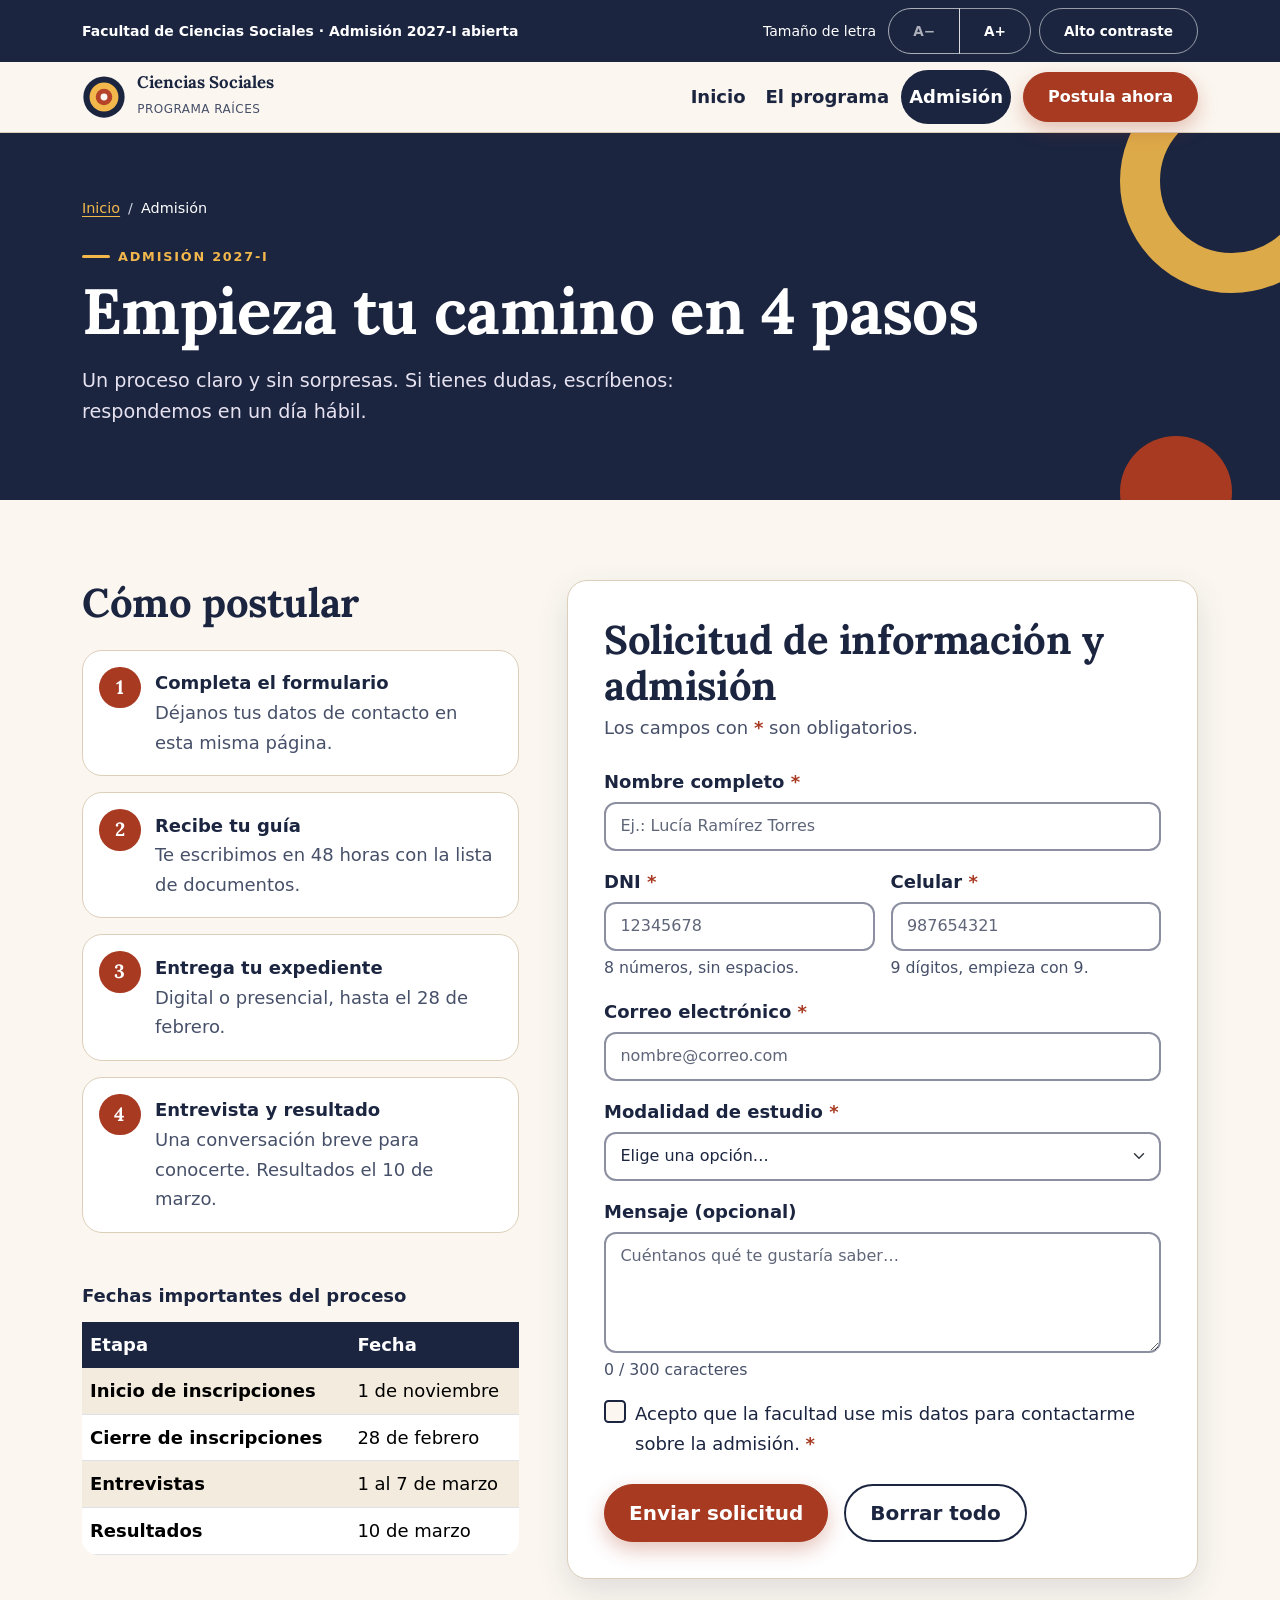
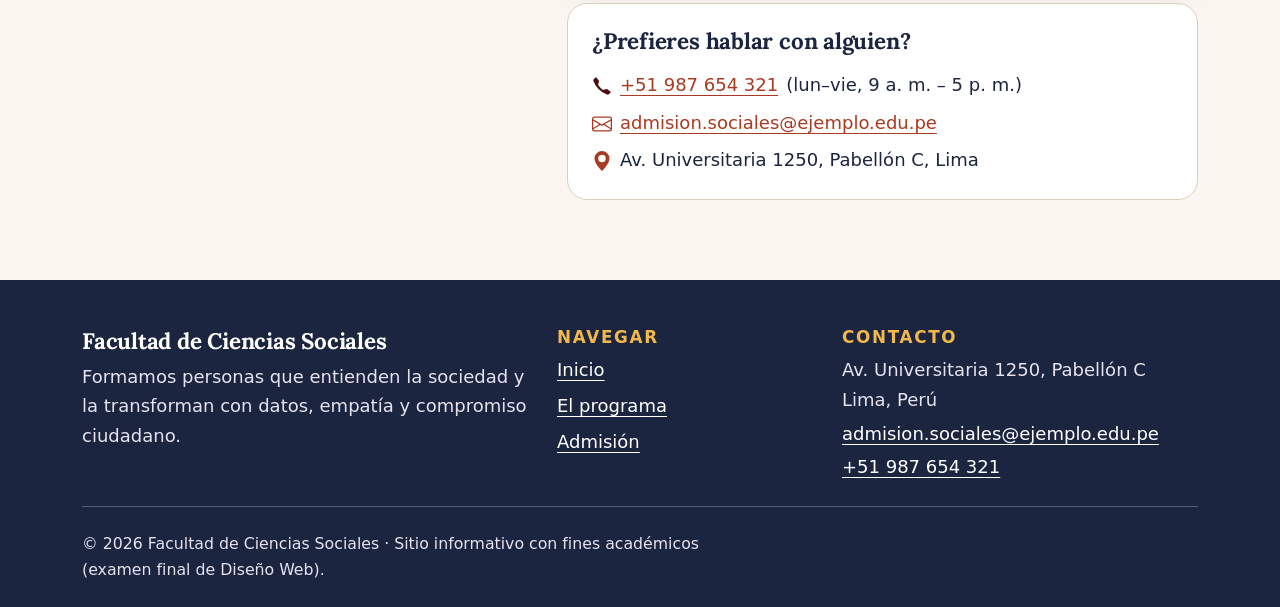
<file: admision (1).html>
<!DOCTYPE html>
<html lang="es">
<head>
  <meta charset="utf-8">
  <meta name="viewport" content="width=device-width, initial-scale=1">
  <title>Admisión 2027-I · Postula al Programa Raíces</title>
  <meta name="description" content="Conoce los pasos, requisitos y fechas de admisión y envía tu solicitud en línea a la Licenciatura en Innovación Social y Ciudadanía Digital.">
  <meta name="theme-color" content="#1b2540">
  <link rel="icon" type="image/svg+xml" href="logo.svg">
  <link rel="preload" href="Lora-Variable.ttf" as="font" type="font/ttf" crossorigin>
  <!-- Bootstrap 5.3 (copia local en /vendor para funcionar sin internet).
       Alternativa CDN oficial:
       <link href="https://cdn.jsdelivr.net/npm/bootstrap@5.3.3/dist/css/bootstrap.min.css" rel="stylesheet"> -->
  <link rel="stylesheet" href="bootstrap.min.css">
  <link rel="stylesheet" href="styles.css">
</head>
<body>
  <a class="rz-skip" href="#contenido">Saltar al contenido principal</a>
  <div id="anuncio-a11y" class="visually-hidden" role="status" aria-live="polite"></div>

  <!-- Barra de accesibilidad -->
  <div class="rz-toolbar" role="region" aria-label="Herramientas de accesibilidad">
    <div class="container d-flex flex-wrap align-items-center justify-content-between gap-2 py-2">
      <span class="d-none d-sm-inline fw-semibold">Facultad de Ciencias Sociales · Admisión 2027-I abierta</span>
      <div class="d-flex flex-wrap align-items-center gap-2 ms-sm-auto">
        <span id="lbl-letra" class="me-1">Tamaño de letra</span>
        <div class="btn-group" role="group" aria-labelledby="lbl-letra">
          <button type="button" id="fuente-menos" class="btn btn-outline-light" aria-label="Disminuir tamaño de letra">A−</button>
          <button type="button" id="fuente-mas" class="btn btn-outline-light" aria-label="Aumentar tamaño de letra">A+</button>
        </div>
        <button type="button" id="alto-contraste" class="btn btn-outline-light" aria-pressed="false">Alto contraste</button>
      </div>
    </div>
  </div>

  <header class="sticky-top">
    <nav class="navbar navbar-expand-lg rz-nav" aria-label="Navegación principal">
      <div class="container">
        <a class="rz-brand" href="index.html" aria-label="Facultad de Ciencias Sociales, ir al inicio">
          <img src="logo.svg" alt="" width="44" height="44">
          <span><strong>Ciencias Sociales</strong><small>PROGRAMA RAÍCES</small></span>
        </a>
        <button class="navbar-toggler" type="button" data-bs-toggle="collapse" data-bs-target="#menuPrincipal" aria-controls="menuPrincipal" aria-expanded="false" aria-label="Abrir o cerrar el menú de navegación">
          <span class="navbar-toggler-icon"></span>
        </button>
        <div class="collapse navbar-collapse" id="menuPrincipal">
          <ul class="navbar-nav ms-auto align-items-lg-center gap-lg-1 pt-3 pt-lg-0">
            <li class="nav-item"><a class="nav-link" href="index.html">Inicio</a></li>
            <li class="nav-item"><a class="nav-link" href="programa.html">El programa</a></li>
            <li class="nav-item"><a class="nav-link" href="admision.html" aria-current="page">Admisión</a></li>
            <li class="nav-item ms-lg-2 mt-2 mt-lg-0"><a class="btn btn-clay" href="admision.html#formulario">Postula ahora</a></li>
          </ul>
        </div>
      </div>
    </nav>
  </header>

  <main id="contenido" tabindex="-1">
    <section class="rz-pagehead" aria-labelledby="t-adm">
      <div class="container">
        <nav aria-label="Ruta de navegación"><ol class="breadcrumb mb-3"><li class="breadcrumb-item"><a href="index.html">Inicio</a></li><li class="breadcrumb-item active" aria-current="page">Admisión</li></ol></nav>
        <p class="rz-eyebrow mb-2" style="color:var(--rz-sun)">Admisión 2027-I</p>
        <h1 id="t-adm" class="mb-3">Empieza tu camino en 4 pasos</h1>
        <p class="rz-lead mb-0" style="max-width:40rem;color:#e7e2f0">Un proceso claro y sin sorpresas. Si tienes dudas, escríbenos: respondemos en un día hábil.</p>
      </div>
    </section>

    <section class="rz-section" aria-labelledby="t-pasos">
      <div class="container">
        <div class="row g-4 g-lg-5">
          <div class="col-lg-5 rz-reveal">
            <h2 id="t-pasos" class="mb-4">Cómo postular</h2>
            <ol class="rz-steps"><li><strong>Completa el formulario</strong><span>Déjanos tus datos de contacto en esta misma página.</span></li><li><strong>Recibe tu guía</strong><span>Te escribimos en 48 horas con la lista de documentos.</span></li><li><strong>Entrega tu expediente</strong><span>Digital o presencial, hasta el 28 de febrero.</span></li><li><strong>Entrevista y resultado</strong><span>Una conversación breve para conocerte. Resultados el 10 de marzo.</span></li></ol>
            <div class="table-responsive mt-5">
              <table class="table table-striped rz-table align-middle">
                <caption>Fechas importantes del proceso</caption>
                <thead><tr><th scope="col">Etapa</th><th scope="col">Fecha</th></tr></thead>
                <tbody><tr><th scope="row">Inicio de inscripciones</th><td>1 de noviembre</td></tr><tr><th scope="row">Cierre de inscripciones</th><td>28 de febrero</td></tr><tr><th scope="row">Entrevistas</th><td>1 al 7 de marzo</td></tr><tr><th scope="row">Resultados</th><td>10 de marzo</td></tr></tbody>
              </table>
            </div>
          </div>

          <div class="col-lg-7" id="formulario">
            <div class="rz-form rz-reveal">
              <h2 class="mb-1">Solicitud de información y admisión</h2>
              <p class="text-secondary mb-4" style="color:var(--rz-muted)!important">Los campos con <span class="rz-req" aria-hidden="true">*</span><span class="visually-hidden">asterisco</span> son obligatorios.</p>

              <div id="resumen-errores" class="rz-summary mb-4" role="alert" tabindex="-1" hidden>
                <h2 class="h5 mb-2">Hay campos por corregir</h2>
                <ul id="lista-errores" class="mb-0 ps-3"></ul>
              </div>

              <form id="form-admision" novalidate aria-label="Formulario de admisión">
                <div class="row g-3">
                  <div class="col-12">
                    <label for="nombre" class="form-label" data-nombre="Nombre completo">Nombre completo <span class="rz-req" aria-hidden="true">*</span></label>
                    <input type="text" class="form-control" id="nombre" name="nombre" autocomplete="name" placeholder="Ej.: Lucía Ramírez Torres" required aria-required="true" aria-describedby="err-nombre" data-validar>
                    <div id="err-nombre" class="rz-error" aria-live="polite"></div>
                  </div>
                  <div class="col-12 col-md-6"><label for="dni" class="form-label" data-nombre="DNI">DNI <span class="rz-req" aria-hidden="true">*</span></label>
<input type="text" class="form-control" id="dni" name="dni" placeholder="12345678" autocomplete="off" inputmode="numeric" maxlength="8" required aria-required="true" aria-describedby="ayuda-dni err-dni" data-validar>
<div id="ayuda-dni" class="form-text">8 números, sin espacios.</div><div id="err-dni" class="rz-error" aria-live="polite"></div></div>
                  <div class="col-12 col-md-6"><label for="celular" class="form-label" data-nombre="Celular">Celular <span class="rz-req" aria-hidden="true">*</span></label>
<input type="tel" class="form-control" id="celular" name="celular" placeholder="987654321" autocomplete="tel" inputmode="numeric" maxlength="11" required aria-required="true" aria-describedby="ayuda-celular err-celular" data-validar>
<div id="ayuda-celular" class="form-text">9 dígitos, empieza con 9.</div><div id="err-celular" class="rz-error" aria-live="polite"></div></div>
                  <div class="col-12">
                    <label for="correo" class="form-label" data-nombre="Correo electrónico">Correo electrónico <span class="rz-req" aria-hidden="true">*</span></label>
                    <input type="email" class="form-control" id="correo" name="correo" autocomplete="email" placeholder="nombre@correo.com" required aria-required="true" aria-describedby="err-correo" data-validar>
                    <div id="err-correo" class="rz-error" aria-live="polite"></div>
                  </div>
                  <div class="col-12">
                    <label for="modalidad" class="form-label" data-nombre="Modalidad">Modalidad de estudio <span class="rz-req" aria-hidden="true">*</span></label>
                    <select class="form-select" id="modalidad" name="modalidad" required aria-required="true" aria-describedby="err-modalidad" data-validar>
                      <option value="" selected disabled>Elige una opción…</option>
                      <option>Presencial (diurno)</option>
                      <option>Semipresencial (noche y sábados)</option>
                    </select>
                    <div id="err-modalidad" class="rz-error" aria-live="polite"></div>
                  </div>
                  <div class="col-12">
                    <label for="mensaje" class="form-label" data-nombre="Mensaje">Mensaje (opcional)</label>
                    <textarea class="form-control" id="mensaje" name="mensaje" rows="4" placeholder="Cuéntanos qué te gustaría saber…" aria-describedby="contador err-mensaje" data-validar></textarea>
                    <div id="contador" class="form-text" aria-live="off">0 / 300 caracteres</div>
                    <div id="err-mensaje" class="rz-error" aria-live="polite"></div>
                  </div>
                  <div class="col-12">
                    <div class="form-check">
                      <input class="form-check-input" type="checkbox" id="acepto" name="acepto" required aria-required="true" aria-describedby="err-acepto" data-validar>
                      <label class="form-check-label" for="acepto" data-nombre="Aceptación">Acepto que la facultad use mis datos para contactarme sobre la admisión. <span class="rz-req" aria-hidden="true">*</span></label>
                      <div id="err-acepto" class="rz-error" aria-live="polite"></div>
                    </div>
                  </div>
                  <div class="col-12 d-grid d-sm-flex gap-3 pt-2">
                    <button type="submit" id="btn-enviar" class="btn btn-clay btn-lg"><span class="rz-spin" aria-hidden="true"></span> <span class="txt">Enviar solicitud</span></button>
                    <button type="reset" class="btn btn-line btn-lg" onclick="setTimeout(function(){location.hash='#formulario'},0)">Borrar todo</button>
                  </div>
                </div>
              </form>
            </div>

            <aside class="rz-card h-auto mt-4 rz-reveal" aria-labelledby="t-cont">
              <h2 id="t-cont" class="h4 mb-3">¿Prefieres hablar con alguien?</h2>
              <ul class="list-unstyled mb-0">
                <li class="d-flex gap-2 mb-2"><span class="text-danger-emphasis" style="color:var(--rz-clay)"><svg width="20" height="20" viewBox="0 0 16 16" fill="currentColor" aria-hidden="true" focusable="false"><path d="M3.654 1.328a.678.678 0 0 0-1.015-.063L1.605 2.3c-.483.484-.661 1.169-.45 1.77a17.6 17.6 0 0 0 4.168 6.608 17.6 17.6 0 0 0 6.608 4.168c.601.211 1.286.033 1.77-.45l1.034-1.034a.678.678 0 0 0-.063-1.015l-2.307-1.794a.68.68 0 0 0-.58-.122l-2.19.547a1.75 1.75 0 0 1-1.657-.459L5.482 8.062a1.75 1.75 0 0 1-.46-1.657l.548-2.19a.68.68 0 0 0-.122-.58z"/></svg></span><a href="tel:+51987654321">+51 987 654 321</a> (lun–vie, 9 a. m. – 5 p. m.)</li>
                <li class="d-flex gap-2 mb-2"><span style="color:var(--rz-clay)"><svg width="20" height="20" viewBox="0 0 16 16" fill="currentColor" aria-hidden="true" focusable="false"><path d="M0 4a2 2 0 0 1 2-2h12a2 2 0 0 1 2 2v8a2 2 0 0 1-2 2H2a2 2 0 0 1-2-2zm2-1a1 1 0 0 0-1 1v.217l7 4.2 7-4.2V4a1 1 0 0 0-1-1zm13 2.383-4.708 2.825L15 11.105zm-.034 6.876-5.64-3.471L8 9.583l-1.326-.795-5.64 3.47A1 1 0 0 0 2 13h12a1 1 0 0 0 .966-.741M1 11.105l4.708-2.897L1 5.383z"/></svg></span><a href="mailto:admision.sociales@ejemplo.edu.pe">admision.sociales@ejemplo.edu.pe</a></li>
                <li class="d-flex gap-2"><span style="color:var(--rz-clay)"><svg width="20" height="20" viewBox="0 0 16 16" fill="currentColor" aria-hidden="true" focusable="false"><path d="M8 16s6-5.686 6-10A6 6 0 0 0 2 6c0 4.314 6 10 6 10m0-7a3 3 0 1 1 0-6 3 3 0 0 1 0 6"/></svg></span>Av. Universitaria 1250, Pabellón C, Lima</li>
              </ul>
            </aside>
          </div>
        </div>
      </div>
    </section>
  </main>

  <!-- Modal de confirmación (retroalimentación de éxito) -->
  <div class="modal fade" id="modalExito" tabindex="-1" aria-labelledby="t-modal" aria-hidden="true">
    <div class="modal-dialog modal-dialog-centered">
      <div class="modal-content" style="border-radius:1.5rem;border:3px solid var(--rz-ink)">
        <div class="modal-body text-center p-4 p-md-5">
          <div class="mx-auto mb-3 d-grid" style="width:4rem;height:4rem;border-radius:50%;background:var(--rz-sage);color:#fff;place-items:center" aria-hidden="true"><svg width="32" height="32" viewBox="0 0 16 16" fill="currentColor"><path d="M12.736 3.97a.733.733 0 0 1 1.047 0c.286.289.29.756.01 1.05L7.88 12.01a.733.733 0 0 1-1.065.02L3.217 8.384a.757.757 0 0 1 0-1.06.733.733 0 0 1 1.047 0l3.052 3.093 5.4-6.425z"/></svg></div>
          <h2 id="t-modal" class="h3">¡Solicitud enviada, <span id="modal-nombre"></span>!</h2>
          <p class="mx-auto">Te escribiremos a <strong id="modal-correo"></strong> en un máximo de 48 horas con los siguientes pasos.</p>
          <button type="button" class="btn btn-clay mt-2" data-bs-dismiss="modal">Entendido</button>
        </div>
      </div>
    </div>
  </div>

  <footer class="rz-footer">
    <div class="container">
      <div class="row g-4">
        <div class="col-12 col-lg-5">
          <p class="rz-display h4 mb-2 text-white">Facultad de Ciencias Sociales</p>
          <p class="mb-0">Formamos personas que entienden la sociedad y la transforman con datos, empatía y compromiso ciudadano.</p>
        </div>
        <div class="col-6 col-lg-3">
          <h2>Navegar</h2>
          <ul>
            <li><a href="index.html">Inicio</a></li>
            <li><a href="programa.html">El programa</a></li>
            <li><a href="admision.html">Admisión</a></li>
          </ul>
        </div>
        <div class="col-6 col-lg-4">
          <h2>Contacto</h2>
          <address class="mb-0">
            <p class="mb-1">Av. Universitaria 1250, Pabellón C<br>Lima, Perú</p>
            <p class="mb-1"><a href="mailto:admision.sociales@ejemplo.edu.pe">admision.sociales@ejemplo.edu.pe</a></p>
            <p class="mb-0"><a href="tel:+51987654321">+51 987 654 321</a></p>
          </address>
        </div>
      </div>
      <hr class="my-4">
      <p class="small mb-0">© <span id="anio">2026</span> Facultad de Ciencias Sociales · Sitio informativo con fines académicos (examen final de Diseño Web).</p>
    </div>
  </footer>

  <script src="bootstrap.bundle.min.js"></script>
  <script src="main.js"></script>
  <script src="formulario.js"></script>
</body>
</html>
</file>
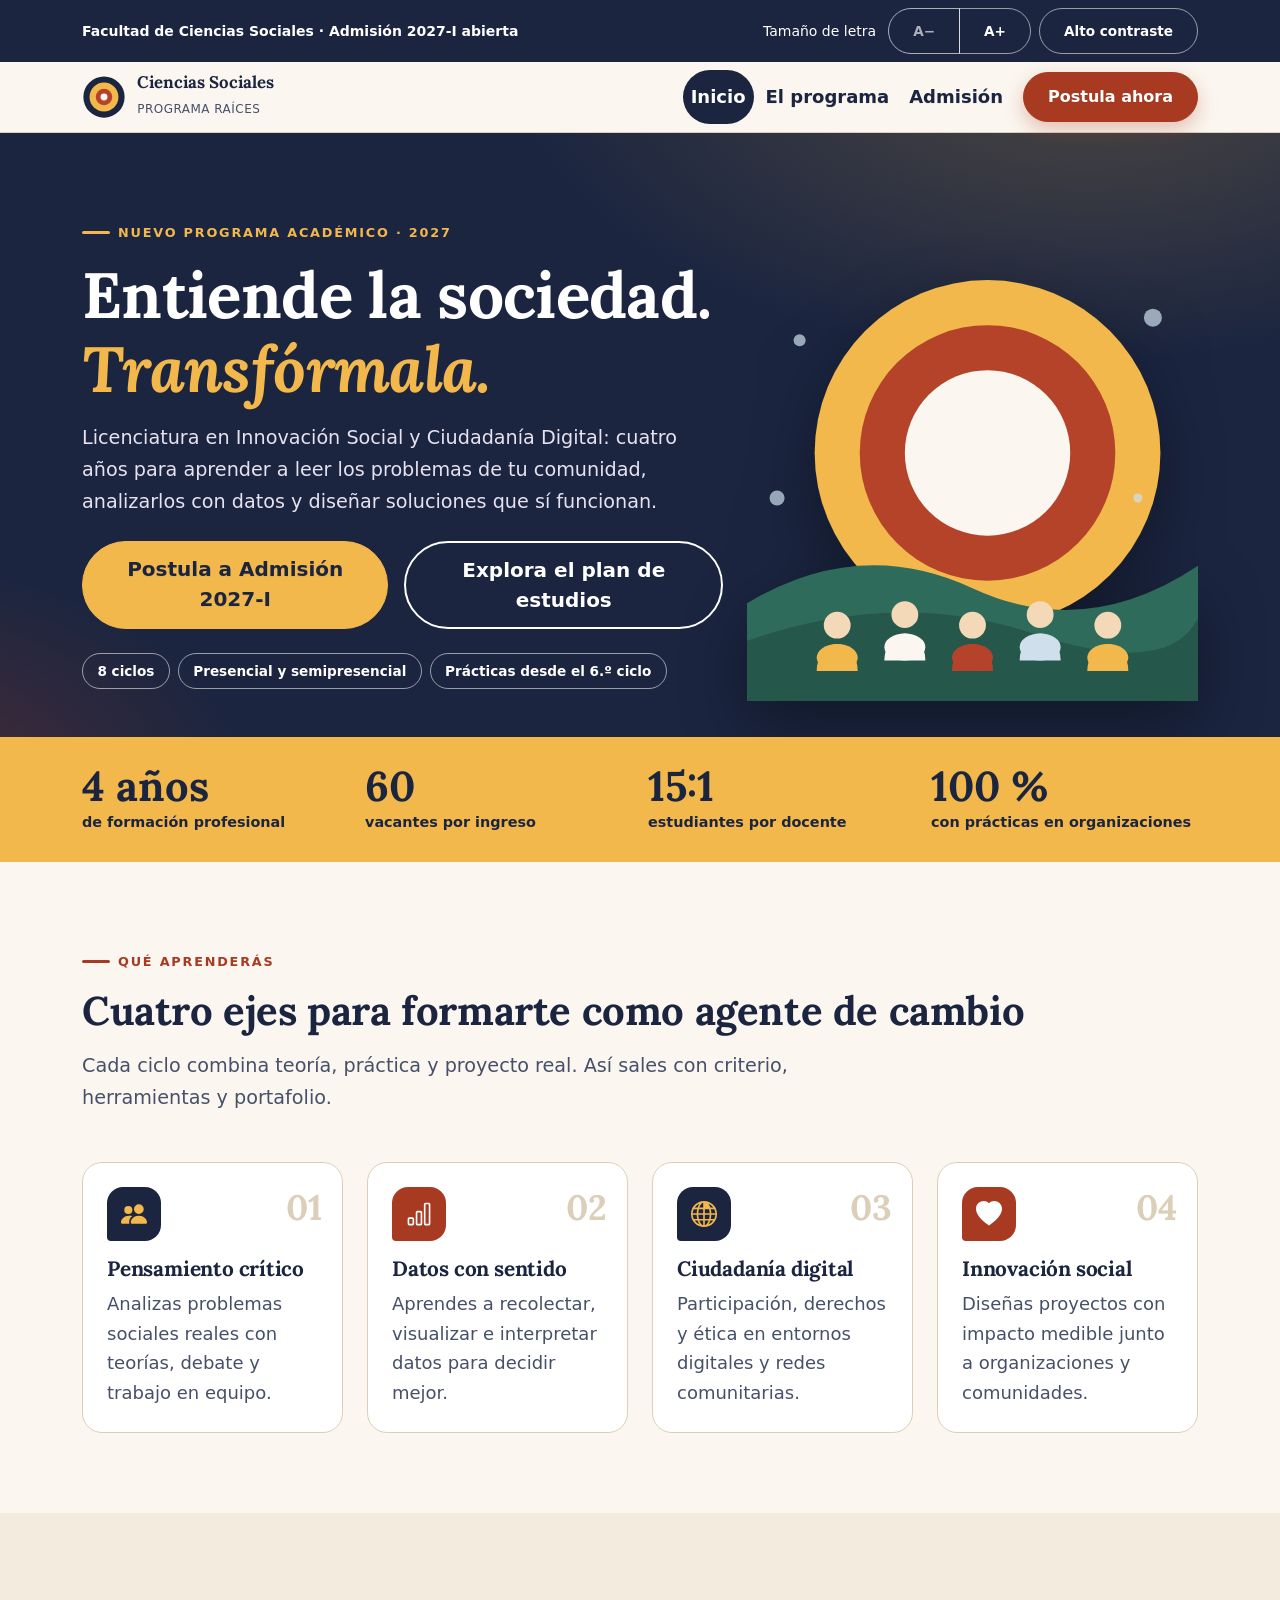
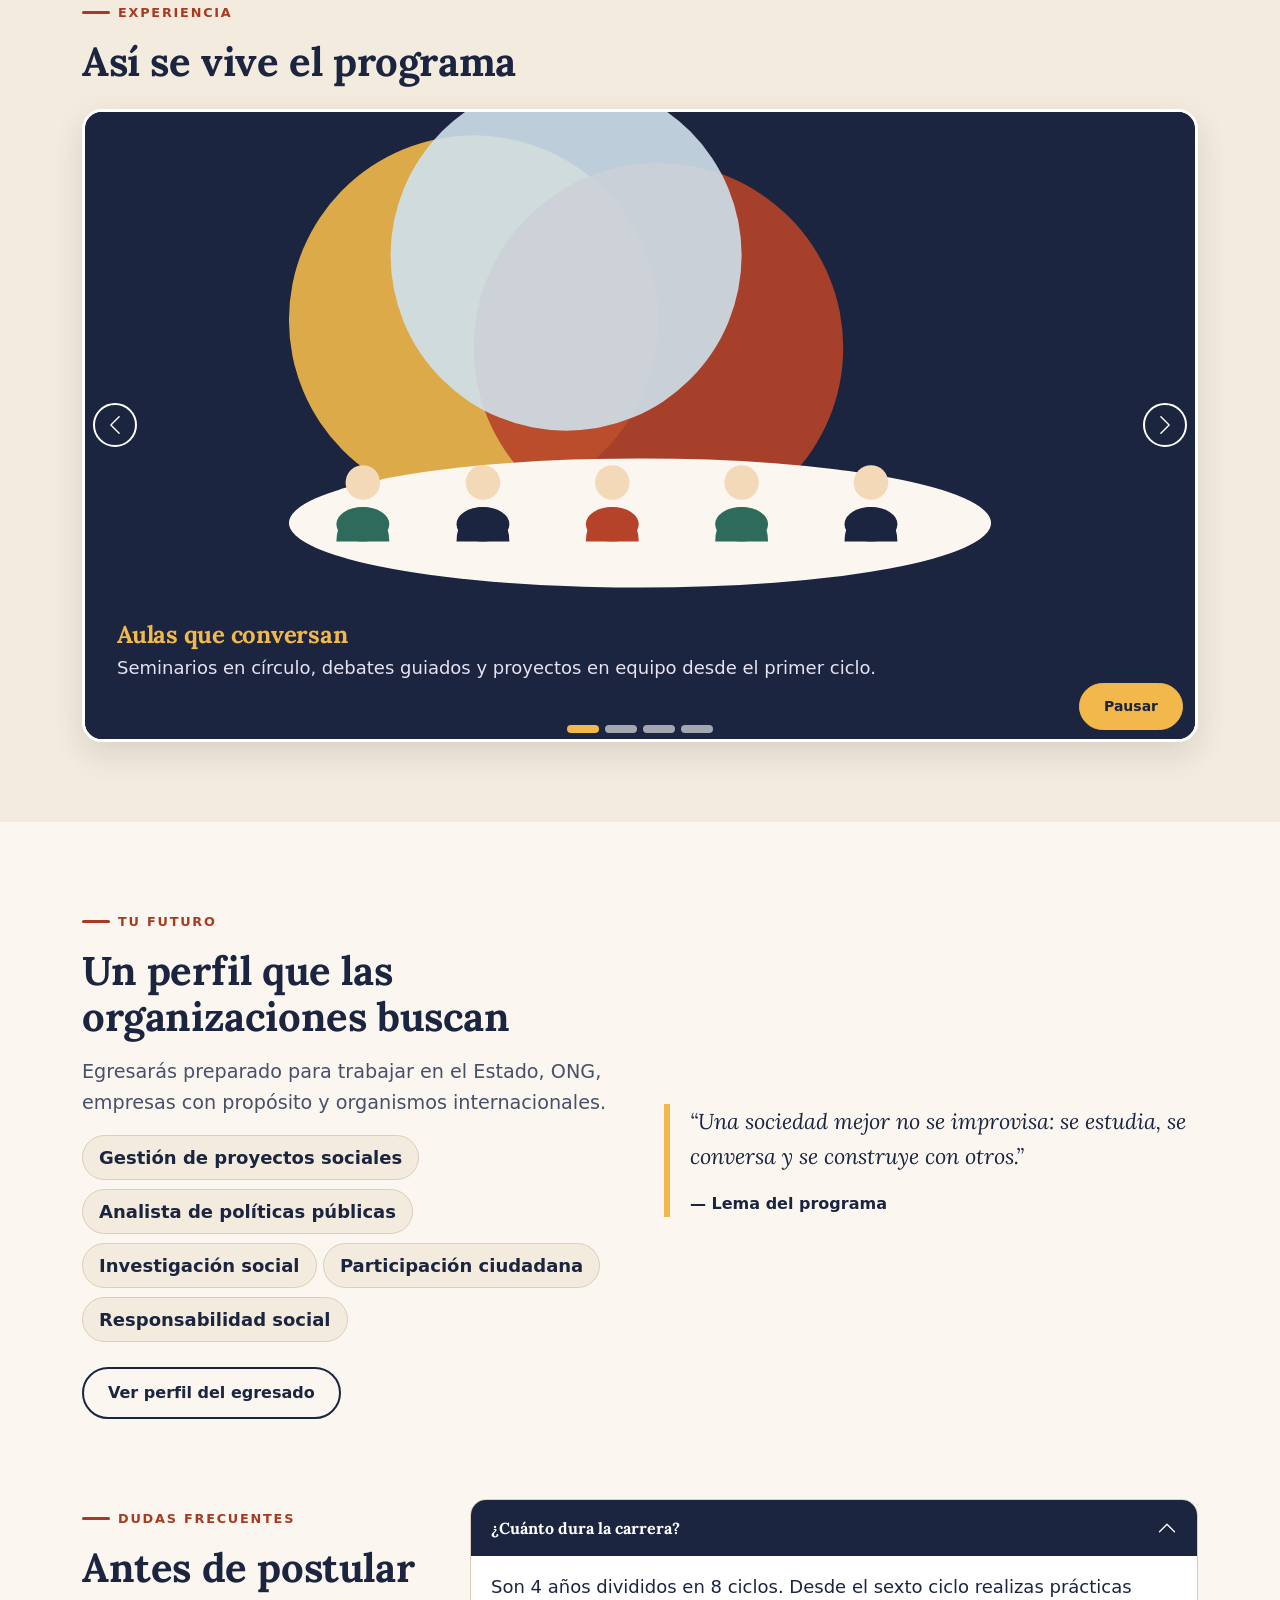
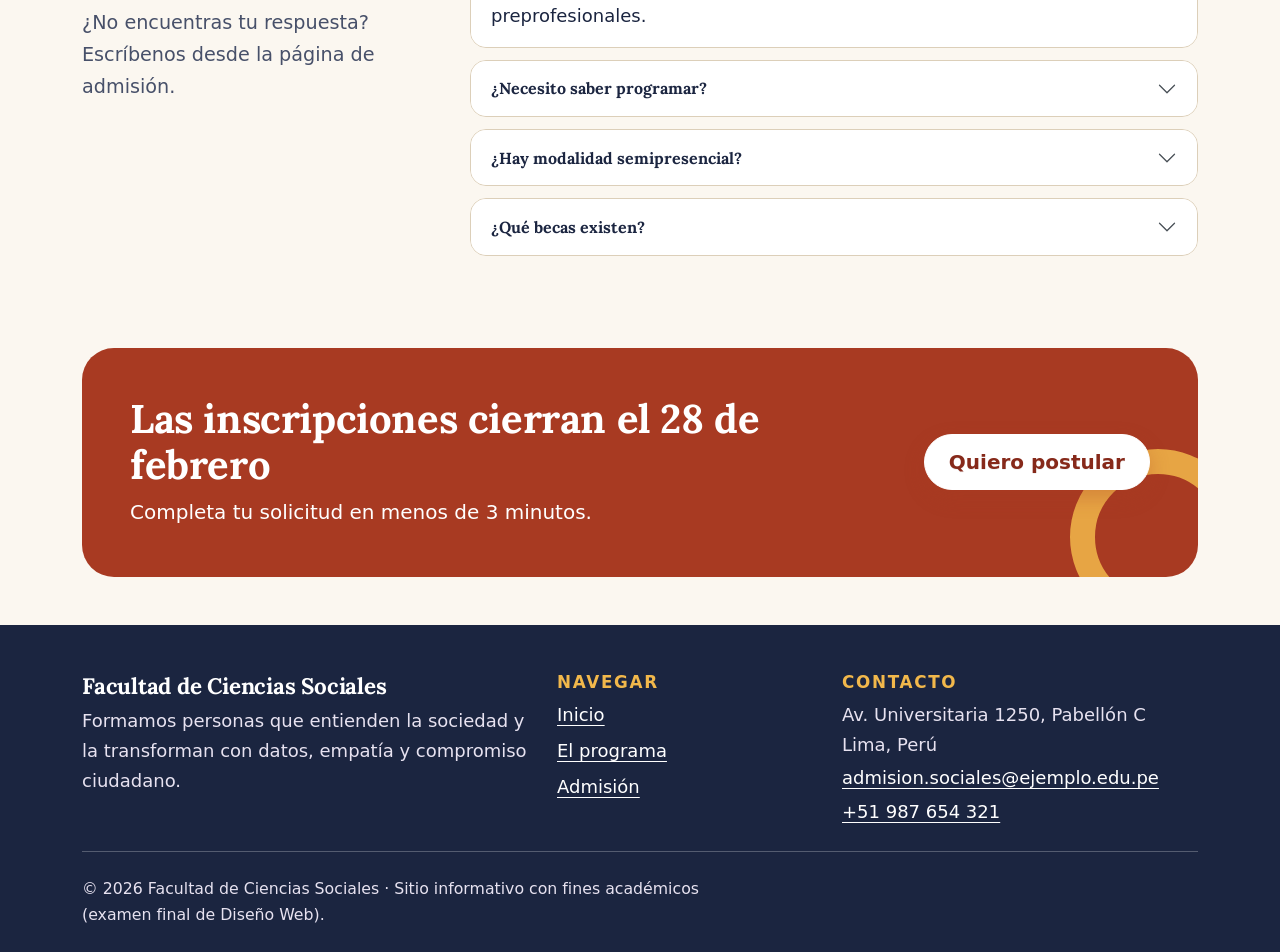
<file: index (1).html>
<!DOCTYPE html>
<html lang="es">
<head>
  <meta charset="utf-8">
  <meta name="viewport" content="width=device-width, initial-scale=1">
  <title>Inicio · Facultad de Ciencias Sociales – Programa Raíces</title>
  <meta name="description" content="Conoce la Licenciatura en Innovación Social y Ciudadanía Digital: un programa nuevo para comprender la sociedad y transformarla con datos y empatía.">
  <meta name="theme-color" content="#1b2540">
  <link rel="icon" type="image/svg+xml" href="logo.svg">
  <link rel="preload" href="Lora-Variable.ttf" as="font" type="font/ttf" crossorigin>
  <!-- Bootstrap 5.3 (copia local en /vendor para funcionar sin internet).
       Alternativa CDN oficial:
       <link href="https://cdn.jsdelivr.net/npm/bootstrap@5.3.3/dist/css/bootstrap.min.css" rel="stylesheet"> -->
  <link rel="stylesheet" href="bootstrap.min.css">
  <link rel="stylesheet" href="styles.css">
</head>
<body>
  <a class="rz-skip" href="#contenido">Saltar al contenido principal</a>
  <div id="anuncio-a11y" class="visually-hidden" role="status" aria-live="polite"></div>

  <!-- Barra de accesibilidad -->
  <div class="rz-toolbar" role="region" aria-label="Herramientas de accesibilidad">
    <div class="container d-flex flex-wrap align-items-center justify-content-between gap-2 py-2">
      <span class="d-none d-sm-inline fw-semibold">Facultad de Ciencias Sociales · Admisión 2027-I abierta</span>
      <div class="d-flex flex-wrap align-items-center gap-2 ms-sm-auto">
        <span id="lbl-letra" class="me-1">Tamaño de letra</span>
        <div class="btn-group" role="group" aria-labelledby="lbl-letra">
          <button type="button" id="fuente-menos" class="btn btn-outline-light" aria-label="Disminuir tamaño de letra">A−</button>
          <button type="button" id="fuente-mas" class="btn btn-outline-light" aria-label="Aumentar tamaño de letra">A+</button>
        </div>
        <button type="button" id="alto-contraste" class="btn btn-outline-light" aria-pressed="false">Alto contraste</button>
      </div>
    </div>
  </div>

  <header class="sticky-top">
    <nav class="navbar navbar-expand-lg rz-nav" aria-label="Navegación principal">
      <div class="container">
        <a class="rz-brand" href="index.html" aria-label="Facultad de Ciencias Sociales, ir al inicio">
          <img src="logo.svg" alt="" width="44" height="44">
          <span><strong>Ciencias Sociales</strong><small>PROGRAMA RAÍCES</small></span>
        </a>
        <button class="navbar-toggler" type="button" data-bs-toggle="collapse" data-bs-target="#menuPrincipal" aria-controls="menuPrincipal" aria-expanded="false" aria-label="Abrir o cerrar el menú de navegación">
          <span class="navbar-toggler-icon"></span>
        </button>
        <div class="collapse navbar-collapse" id="menuPrincipal">
          <ul class="navbar-nav ms-auto align-items-lg-center gap-lg-1 pt-3 pt-lg-0">
            <li class="nav-item"><a class="nav-link" href="index.html" aria-current="page">Inicio</a></li>
            <li class="nav-item"><a class="nav-link" href="programa.html">El programa</a></li>
            <li class="nav-item"><a class="nav-link" href="admision.html">Admisión</a></li>
            <li class="nav-item ms-lg-2 mt-2 mt-lg-0"><a class="btn btn-clay" href="admision.html#formulario">Postula ahora</a></li>
          </ul>
        </div>
      </div>
    </nav>
  </header>

  <main id="contenido" tabindex="-1">

    <section class="rz-hero" aria-labelledby="t-hero">
      <div class="container">
        <div class="row align-items-center g-4">
          <div class="col-lg-7 pb-lg-5">
            <p class="rz-eyebrow mb-3">Nuevo programa académico · 2027</p>
            <h1 id="t-hero">Entiende la sociedad. <em>Transfórmala.</em></h1>
            <p class="rz-lead mt-3 mb-4">Licenciatura en Innovación Social y Ciudadanía Digital: cuatro años para aprender a leer los problemas de tu comunidad, analizarlos con datos y diseñar soluciones que sí funcionan.</p>
            <div class="d-flex flex-column flex-sm-row gap-3 mb-4">
              <a class="btn btn-sun btn-lg" href="admision.html#formulario">Postula a Admisión 2027-I</a>
              <a class="btn btn-line btn-lg" href="programa.html">Explora el plan de estudios</a>
            </div>
            <ul class="list-unstyled d-flex flex-wrap gap-2 mb-0" aria-label="Datos clave del programa">
              <li class="rz-chip">8 ciclos</li><li class="rz-chip">Presencial y semipresencial</li><li class="rz-chip">Prácticas desde el 6.º ciclo</li>
            </ul>
          </div>
          <div class="col-lg-5">
            <img class="rz-hero__art" src="hero.svg" alt="Ilustración de un sol naciente sobre colinas verdes con cinco personas de pie, juntas, que simbolizan la comunidad" width="600" height="600">
          </div>
        </div>
      </div>
    </section>

    <section class="rz-stats" aria-label="La facultad en cifras">
      <div class="container">
        <dl>
          <div class="item"><dt>4 años</dt><dd>de formación profesional</dd></div>
          <div class="item"><dt>60</dt><dd>vacantes por ingreso</dd></div>
          <div class="item"><dt>15:1</dt><dd>estudiantes por docente</dd></div>
          <div class="item"><dt>100 %</dt><dd>con prácticas en organizaciones</dd></div>
        </dl>
      </div>
    </section>

    <section class="rz-section" aria-labelledby="t-ejes">
      <div class="container">
        <div class="mb-5 rz-reveal">
          <p class="rz-eyebrow">Qué aprenderás</p>
          <h2 id="t-ejes" class="mb-3">Cuatro ejes para formarte como agente de cambio</h2>
          <p class="rz-lead mb-0">Cada ciclo combina teoría, práctica y proyecto real. Así sales con criterio, herramientas y portafolio.</p>
        </div>
        <div class="row row-cols-1 row-cols-md-2 row-cols-xl-4 g-4"><div class="col"><article class="rz-card rz-reveal"><span class="rz-num" aria-hidden="true">01</span><div class="rz-icon"><svg width="26" height="26" viewBox="0 0 16 16" fill="currentColor" aria-hidden="true" focusable="false"><path d="M7 14s-1 0-1-1 1-4 5-4 5 3 5 4-1 1-1 1zm4-6a3 3 0 1 0 0-6 3 3 0 0 0 0 6m-5.784 6A2.24 2.24 0 0 1 5 13c0-1.355.68-2.75 1.936-3.72A6.3 6.3 0 0 0 5 9c-4 0-5 3-5 4s1 1 1 1zM4.5 8a2.5 2.5 0 1 0 0-5 2.5 2.5 0 0 0 0 5"/></svg></div><h3>Pensamiento crítico</h3><p>Analizas problemas sociales reales con teorías, debate y trabajo en equipo.</p></article></div><div class="col"><article class="rz-card rz-reveal"><span class="rz-num" aria-hidden="true">02</span><div class="rz-icon"><svg width="26" height="26" viewBox="0 0 16 16" fill="currentColor" aria-hidden="true" focusable="false"><path d="M4 11H2v3h2zm5-4H7v7h2zm5-5v12h-2V2zm-2-1a1 1 0 0 0-1 1v12a1 1 0 0 0 1 1h2a1 1 0 0 0 1-1V2a1 1 0 0 0-1-1zM6 7a1 1 0 0 1 1-1h2a1 1 0 0 1 1 1v7a1 1 0 0 1-1 1H7a1 1 0 0 1-1-1zm-5 4a1 1 0 0 1 1-1h2a1 1 0 0 1 1 1v3a1 1 0 0 1-1 1H2a1 1 0 0 1-1-1z"/></svg></div><h3>Datos con sentido</h3><p>Aprendes a recolectar, visualizar e interpretar datos para decidir mejor.</p></article></div><div class="col"><article class="rz-card rz-reveal"><span class="rz-num" aria-hidden="true">03</span><div class="rz-icon"><svg width="26" height="26" viewBox="0 0 16 16" fill="currentColor" aria-hidden="true" focusable="false"><path d="M0 8a8 8 0 1 1 16 0A8 8 0 0 1 0 8m7.5-6.923c-.67.204-1.335.82-1.887 1.855A8 8 0 0 0 5.145 4H7.5zM4.09 4a9.3 9.3 0 0 1 .64-1.539 7 7 0 0 1 .597-.933A7.03 7.03 0 0 0 2.255 4zm-.582 3.5c.03-.877.138-1.718.312-2.5H1.674a7 7 0 0 0-.656 2.5zM4.847 5a12.5 12.5 0 0 0-.338 2.5H7.5V5zM8.5 5v2.5h2.99a12.5 12.5 0 0 0-.337-2.5zM4.51 8.5a12.5 12.5 0 0 0 .337 2.5H7.5V8.5zm3.99 0V11h2.653c.187-.765.306-1.608.338-2.5zM5.145 12q.208.58.468 1.068c.552 1.035 1.218 1.65 1.887 1.855V12zm.182 2.472a7 7 0 0 1-.597-.933A9.3 9.3 0 0 1 4.09 12H2.255a7 7 0 0 0 3.072 2.472M3.82 11a13.7 13.7 0 0 1-.312-2.5h-2.49c.062.89.291 1.733.656 2.5zm6.853 3.472A7 7 0 0 0 13.745 12H11.91a9.3 9.3 0 0 1-.64 1.539 7 7 0 0 1-.597.933M8.5 12v2.923c.67-.204 1.335-.82 1.887-1.855q.26-.487.468-1.068zm3.68-1h2.146c.365-.767.594-1.61.656-2.5h-2.49a13.7 13.7 0 0 1-.312 2.5m2.802-3.5a7 7 0 0 0-.656-2.5H12.18c.174.782.282 1.623.312 2.5zM11.27 2.461c.247.464.462.98.64 1.539h1.835a7 7 0 0 0-3.072-2.472c.218.284.418.598.597.933M10.855 4H8.5V1.077c.67.204 1.335.82 1.887 1.855q.26.487.468 1.068"/></svg></div><h3>Ciudadanía digital</h3><p>Participación, derechos y ética en entornos digitales y redes comunitarias.</p></article></div><div class="col"><article class="rz-card rz-reveal"><span class="rz-num" aria-hidden="true">04</span><div class="rz-icon"><svg width="26" height="26" viewBox="0 0 16 16" fill="currentColor" aria-hidden="true" focusable="false"><path fill-rule="evenodd" d="M8 1.314C12.438-3.248 23.534 4.735 8 15-7.534 4.736 3.562-3.248 8 1.314"/></svg></div><h3>Innovación social</h3><p>Diseñas proyectos con impacto medible junto a organizaciones y comunidades.</p></article></div></div>
      </div>
    </section>

    <section class="rz-section rz-paper-2" aria-labelledby="t-vida">
      <div class="container">
        <div class="row g-4 align-items-end mb-4">
          <div class="col-lg-8 rz-reveal">
            <p class="rz-eyebrow">Experiencia</p>
            <h2 id="t-vida" class="mb-0">Así se vive el programa</h2>
          </div>
        </div>
        <div id="carruselVida" class="carousel slide rz-carousel position-relative rz-reveal" data-bs-ride="carousel" data-bs-interval="6000" role="group" aria-roledescription="carrusel" aria-label="Galería de la vida en el programa">
          <div class="carousel-indicators"><button type="button" data-bs-target="#carruselVida" data-bs-slide-to="0" aria-label="Ir a la diapositiva 1" class="active" aria-current="true"></button><button type="button" data-bs-target="#carruselVida" data-bs-slide-to="1" aria-label="Ir a la diapositiva 2"></button><button type="button" data-bs-target="#carruselVida" data-bs-slide-to="2" aria-label="Ir a la diapositiva 3"></button><button type="button" data-bs-target="#carruselVida" data-bs-slide-to="3" aria-label="Ir a la diapositiva 4"></button></div>
          <div class="carousel-inner"><div class="carousel-item active"><img src="slide-aula.svg" class="d-block" alt="Ilustración de círculos superpuestos sobre una mesa con cinco estudiantes trabajando en equipo" width="1200" height="675"><div class="carousel-caption"><h3>Aulas que conversan</h3><p>Seminarios en círculo, debates guiados y proyectos en equipo desde el primer ciclo.</p></div></div><div class="carousel-item"><img src="slide-campo.svg" class="d-block" alt="Ilustración de colinas verdes con un sendero que lleva a dos personas bajo un sol amarillo" width="1200" height="675" loading="lazy"><div class="carousel-caption"><h3>Trabajo de campo</h3><p>Salidas a comunidades reales para escuchar, observar y construir soluciones con ellas.</p></div></div><div class="carousel-item"><img src="slide-datos.svg" class="d-block" alt="Ilustración de barras redondeadas y una línea de tendencia ascendente que representan análisis de datos" width="1200" height="675" loading="lazy"><div class="carousel-caption"><h3>Laboratorio de datos</h3><p>Convierte encuestas y entrevistas en gráficos claros que cuentan una historia.</p></div></div><div class="carousel-item"><img src="slide-comunidad.svg" class="d-block" alt="Ilustración de una multitud diversa de personas frente a un sol que representa el trabajo con la comunidad" width="1200" height="675" loading="lazy"><div class="carousel-caption"><h3>Red de comunidad</h3><p>Voluntariado y prácticas con municipios, ONG y colectivos ciudadanos.</p></div></div></div>
          <button class="carousel-control-prev" type="button" data-bs-target="#carruselVida" data-bs-slide="prev"><span class="carousel-control-prev-icon" aria-hidden="true"></span><span class="visually-hidden">Diapositiva anterior</span></button>
          <button class="carousel-control-next" type="button" data-bs-target="#carruselVida" data-bs-slide="next"><span class="carousel-control-next-icon" aria-hidden="true"></span><span class="visually-hidden">Diapositiva siguiente</span></button>
          <button type="button" id="carrusel-pausa" class="btn btn-sun btn-sm rz-pause" aria-pressed="false" aria-label="Pausar carrusel automático"><span class="txt">Pausar</span></button>
        </div>
      </div>
    </section>

    <section class="rz-section" aria-labelledby="t-perfil">
      <div class="container">
        <div class="row g-4 g-lg-5 align-items-center">
          <div class="col-lg-6 rz-reveal">
            <p class="rz-eyebrow">Tu futuro</p>
            <h2 id="t-perfil" class="mb-3">Un perfil que las organizaciones buscan</h2>
            <p class="rz-lead">Egresarás preparado para trabajar en el Estado, ONG, empresas con propósito y organismos internacionales.</p>
            <p><span class="rz-badge">Gestión de proyectos sociales</span><span class="rz-badge">Analista de políticas públicas</span><span class="rz-badge">Investigación social</span><span class="rz-badge">Participación ciudadana</span><span class="rz-badge">Responsabilidad social</span></p>
            <a class="btn btn-line" href="programa.html#perfil">Ver perfil del egresado</a>
          </div>
          <div class="col-lg-6 rz-reveal">
            <blockquote class="rz-quote mb-0">“Una sociedad mejor no se improvisa: se estudia, se conversa y se construye con otros.”
              <footer class="fs-6 mt-3 fst-normal fw-semibold" style="font-family:var(--rz-font-body)">— Lema del programa</footer>
            </blockquote>
          </div>
        </div>
      </div>
    </section>

    <section class="rz-section pt-0" aria-labelledby="t-faq">
      <div class="container">
        <div class="row g-4 g-lg-5">
          <div class="col-lg-4 rz-reveal">
            <p class="rz-eyebrow">Dudas frecuentes</p>
            <h2 id="t-faq" class="mb-3">Antes de postular</h2>
            <p class="rz-lead">¿No encuentras tu respuesta? Escríbenos desde la página de admisión.</p>
          </div>
          <div class="col-lg-8 rz-reveal"><div class="accordion" id="faqs"><div class="accordion-item"><h3 class="accordion-header"><button class="accordion-button" type="button" data-bs-toggle="collapse" data-bs-target="#faq0" aria-expanded="true" aria-controls="faq0">¿Cuánto dura la carrera?</button></h3><div id="faq0" class="accordion-collapse collapse show" data-bs-parent="#faqs"><div class="accordion-body">Son 4 años divididos en 8 ciclos. Desde el sexto ciclo realizas prácticas preprofesionales.</div></div></div><div class="accordion-item"><h3 class="accordion-header"><button class="accordion-button collapsed" type="button" data-bs-toggle="collapse" data-bs-target="#faq1" aria-expanded="false" aria-controls="faq1">¿Necesito saber programar?</button></h3><div id="faq1" class="accordion-collapse collapse" data-bs-parent="#faqs"><div class="accordion-body">No. Aprenderás herramientas de análisis y visualización de datos desde cero, con ejemplos aplicados a lo social.</div></div></div><div class="accordion-item"><h3 class="accordion-header"><button class="accordion-button collapsed" type="button" data-bs-toggle="collapse" data-bs-target="#faq2" aria-expanded="false" aria-controls="faq2">¿Hay modalidad semipresencial?</button></h3><div id="faq2" class="accordion-collapse collapse" data-bs-parent="#faqs"><div class="accordion-body">Sí. Ofrecemos horario diurno presencial y una modalidad semipresencial para quienes trabajan.</div></div></div><div class="accordion-item"><h3 class="accordion-header"><button class="accordion-button collapsed" type="button" data-bs-toggle="collapse" data-bs-target="#faq3" aria-expanded="false" aria-controls="faq3">¿Qué becas existen?</button></h3><div id="faq3" class="accordion-collapse collapse" data-bs-parent="#faqs"><div class="accordion-body">Becas por rendimiento, por vocación social y por situación económica. Los requisitos se detallan en la página de admisión.</div></div></div></div></div>
        </div>
      </div>
    </section>

    <section class="pb-5" aria-labelledby="t-cta">
      <div class="container">
        <div class="rz-cta rz-reveal">
          <div class="row align-items-center g-3">
            <div class="col-lg-8"><h2 id="t-cta" class="mb-2">Las inscripciones cierran el 28 de febrero</h2><p class="mb-0 fs-5">Completa tu solicitud en menos de 3 minutos.</p></div>
            <div class="col-lg-4 text-lg-end"><a class="btn btn-clay btn-lg" href="admision.html#formulario">Quiero postular</a></div>
          </div>
        </div>
      </div>
    </section>
  </main>

  <footer class="rz-footer">
    <div class="container">
      <div class="row g-4">
        <div class="col-12 col-lg-5">
          <p class="rz-display h4 mb-2 text-white">Facultad de Ciencias Sociales</p>
          <p class="mb-0">Formamos personas que entienden la sociedad y la transforman con datos, empatía y compromiso ciudadano.</p>
        </div>
        <div class="col-6 col-lg-3">
          <h2>Navegar</h2>
          <ul>
            <li><a href="index.html">Inicio</a></li>
            <li><a href="programa.html">El programa</a></li>
            <li><a href="admision.html">Admisión</a></li>
          </ul>
        </div>
        <div class="col-6 col-lg-4">
          <h2>Contacto</h2>
          <address class="mb-0">
            <p class="mb-1">Av. Universitaria 1250, Pabellón C<br>Lima, Perú</p>
            <p class="mb-1"><a href="mailto:admision.sociales@ejemplo.edu.pe">admision.sociales@ejemplo.edu.pe</a></p>
            <p class="mb-0"><a href="tel:+51987654321">+51 987 654 321</a></p>
          </address>
        </div>
      </div>
      <hr class="my-4">
      <p class="small mb-0">© <span id="anio">2026</span> Facultad de Ciencias Sociales · Sitio informativo con fines académicos (examen final de Diseño Web).</p>
    </div>
  </footer>

  <script src="bootstrap.bundle.min.js"></script>
  <script src="main.js"></script>
</body>
</html>
</file>
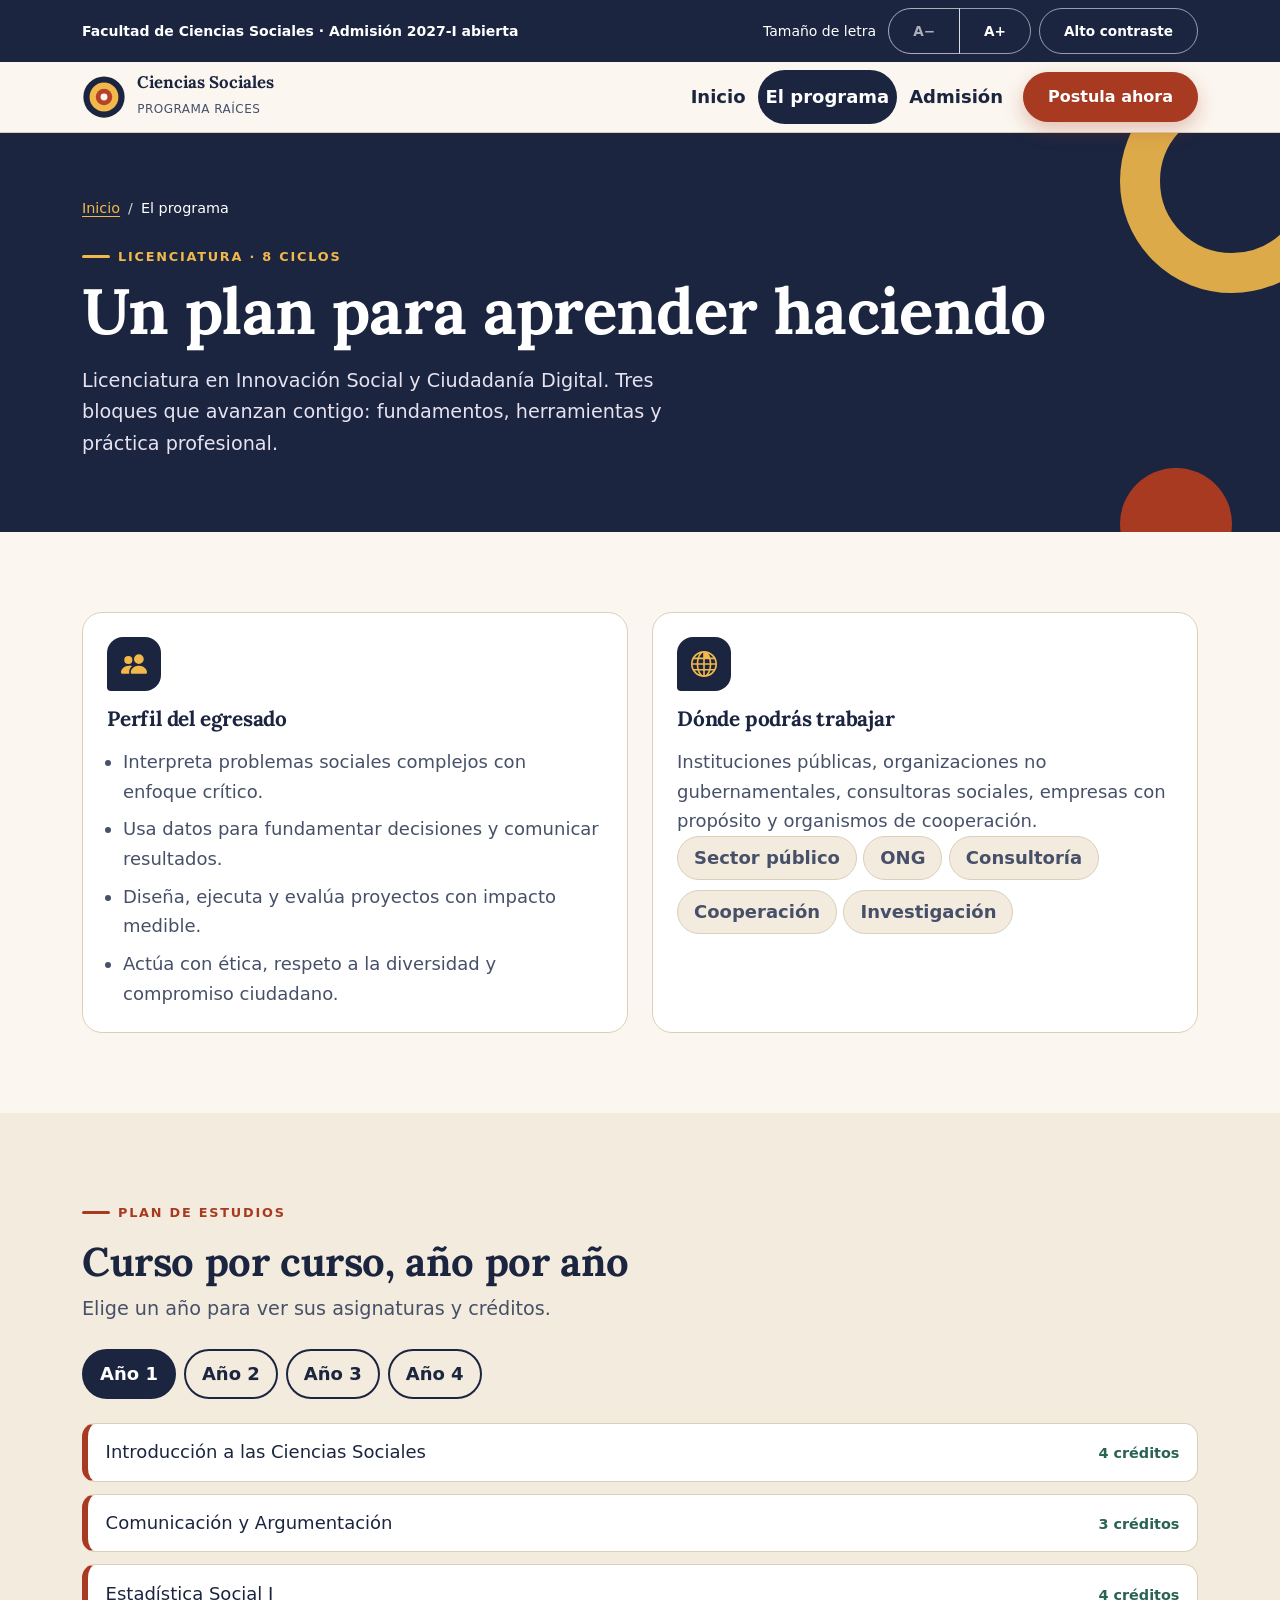
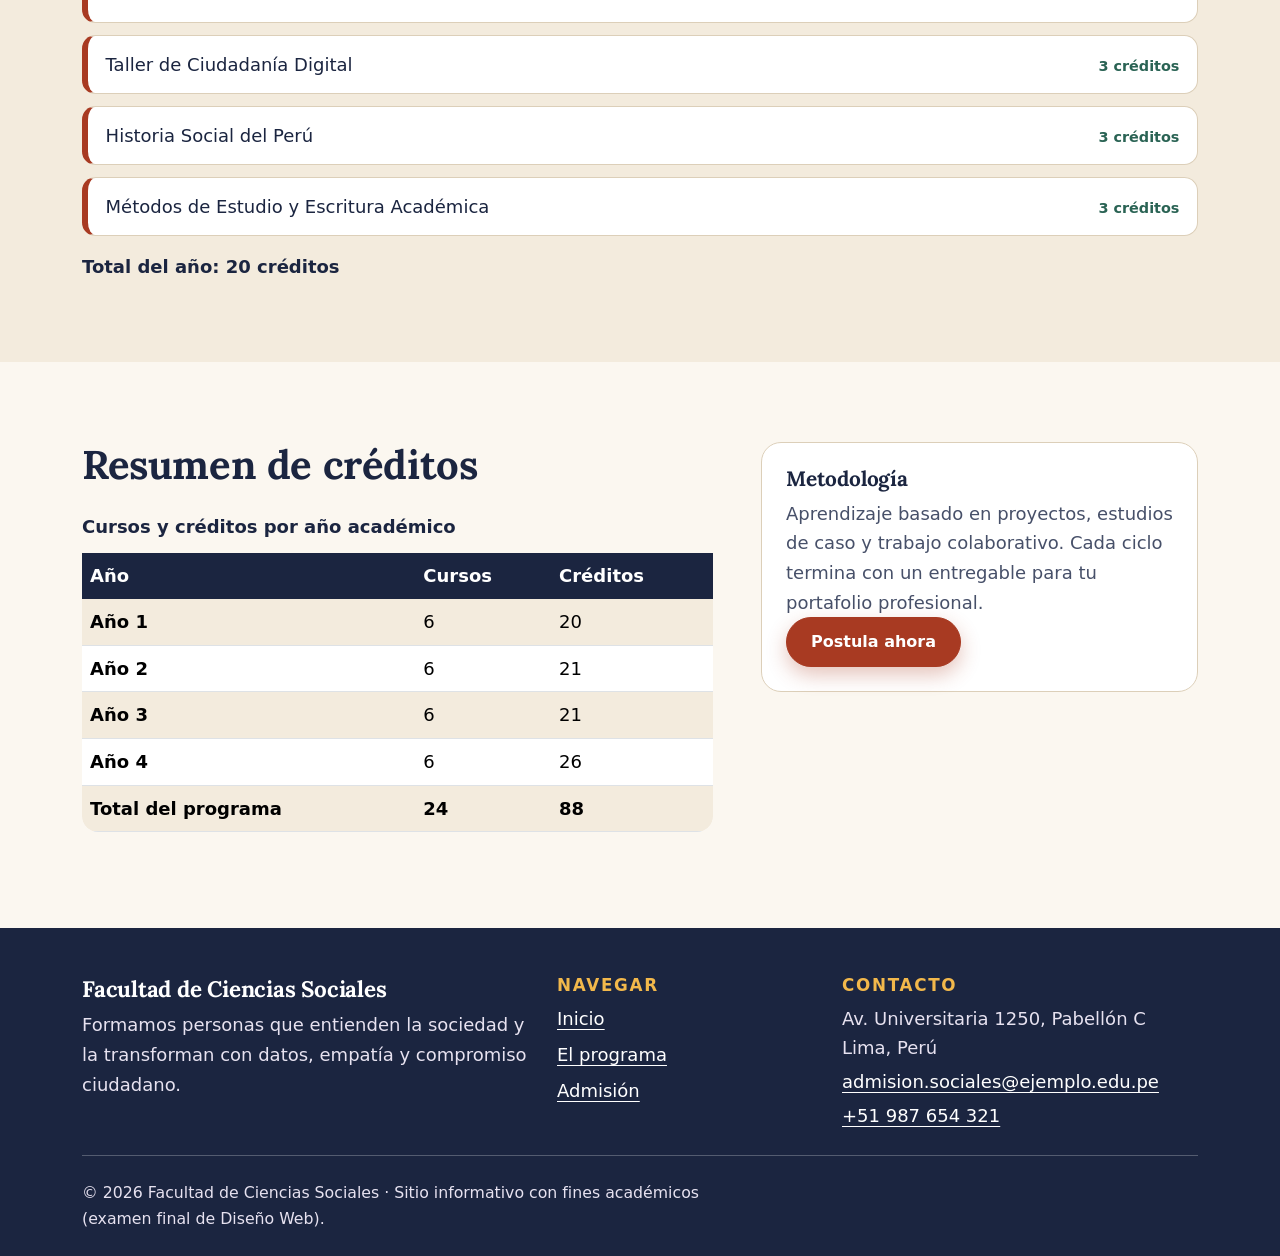
<file: programa (1).html>
<!DOCTYPE html>
<html lang="es">
<head>
  <meta charset="utf-8">
  <meta name="viewport" content="width=device-width, initial-scale=1">
  <title>El programa · Plan de estudios y perfil del egresado</title>
  <meta name="description" content="Conoce el plan de estudios, el perfil del egresado y el campo laboral de la Licenciatura en Innovación Social y Ciudadanía Digital.">
  <meta name="theme-color" content="#1b2540">
  <link rel="icon" type="image/svg+xml" href="logo.svg">
  <link rel="preload" href="Lora-Variable.ttf" as="font" type="font/ttf" crossorigin>
  <!-- Bootstrap 5.3 (copia local en /vendor para funcionar sin internet).
       Alternativa CDN oficial:
       <link href="https://cdn.jsdelivr.net/npm/bootstrap@5.3.3/dist/css/bootstrap.min.css" rel="stylesheet"> -->
  <link rel="stylesheet" href="bootstrap.min.css">
  <link rel="stylesheet" href="styles.css">
</head>
<body>
  <a class="rz-skip" href="#contenido">Saltar al contenido principal</a>
  <div id="anuncio-a11y" class="visually-hidden" role="status" aria-live="polite"></div>

  <!-- Barra de accesibilidad -->
  <div class="rz-toolbar" role="region" aria-label="Herramientas de accesibilidad">
    <div class="container d-flex flex-wrap align-items-center justify-content-between gap-2 py-2">
      <span class="d-none d-sm-inline fw-semibold">Facultad de Ciencias Sociales · Admisión 2027-I abierta</span>
      <div class="d-flex flex-wrap align-items-center gap-2 ms-sm-auto">
        <span id="lbl-letra" class="me-1">Tamaño de letra</span>
        <div class="btn-group" role="group" aria-labelledby="lbl-letra">
          <button type="button" id="fuente-menos" class="btn btn-outline-light" aria-label="Disminuir tamaño de letra">A−</button>
          <button type="button" id="fuente-mas" class="btn btn-outline-light" aria-label="Aumentar tamaño de letra">A+</button>
        </div>
        <button type="button" id="alto-contraste" class="btn btn-outline-light" aria-pressed="false">Alto contraste</button>
      </div>
    </div>
  </div>

  <header class="sticky-top">
    <nav class="navbar navbar-expand-lg rz-nav" aria-label="Navegación principal">
      <div class="container">
        <a class="rz-brand" href="index.html" aria-label="Facultad de Ciencias Sociales, ir al inicio">
          <img src="logo.svg" alt="" width="44" height="44">
          <span><strong>Ciencias Sociales</strong><small>PROGRAMA RAÍCES</small></span>
        </a>
        <button class="navbar-toggler" type="button" data-bs-toggle="collapse" data-bs-target="#menuPrincipal" aria-controls="menuPrincipal" aria-expanded="false" aria-label="Abrir o cerrar el menú de navegación">
          <span class="navbar-toggler-icon"></span>
        </button>
        <div class="collapse navbar-collapse" id="menuPrincipal">
          <ul class="navbar-nav ms-auto align-items-lg-center gap-lg-1 pt-3 pt-lg-0">
            <li class="nav-item"><a class="nav-link" href="index.html">Inicio</a></li>
            <li class="nav-item"><a class="nav-link" href="programa.html" aria-current="page">El programa</a></li>
            <li class="nav-item"><a class="nav-link" href="admision.html">Admisión</a></li>
            <li class="nav-item ms-lg-2 mt-2 mt-lg-0"><a class="btn btn-clay" href="admision.html#formulario">Postula ahora</a></li>
          </ul>
        </div>
      </div>
    </nav>
  </header>

  <main id="contenido" tabindex="-1">
    <section class="rz-pagehead" aria-labelledby="t-prog">
      <div class="container">
        <nav aria-label="Ruta de navegación"><ol class="breadcrumb mb-3"><li class="breadcrumb-item"><a href="index.html">Inicio</a></li><li class="breadcrumb-item active" aria-current="page">El programa</li></ol></nav>
        <p class="rz-eyebrow mb-2" style="color:var(--rz-sun)">Licenciatura · 8 ciclos</p>
        <h1 id="t-prog" class="mb-3">Un plan para aprender haciendo</h1>
        <p class="rz-lead mb-0" style="max-width:40rem;color:#e7e2f0">Licenciatura en Innovación Social y Ciudadanía Digital. Tres bloques que avanzan contigo: fundamentos, herramientas y práctica profesional.</p>
      </div>
    </section>

    <section class="rz-section" id="perfil" aria-labelledby="t-perfil">
      <div class="container">
        <div class="row g-4">
          <div class="col-lg-6"><article class="rz-card rz-reveal"><div class="rz-icon"><svg width="26" height="26" viewBox="0 0 16 16" fill="currentColor" aria-hidden="true" focusable="false"><path d="M7 14s-1 0-1-1 1-4 5-4 5 3 5 4-1 1-1 1zm4-6a3 3 0 1 0 0-6 3 3 0 0 0 0 6m-5.784 6A2.24 2.24 0 0 1 5 13c0-1.355.68-2.75 1.936-3.72A6.3 6.3 0 0 0 5 9c-4 0-5 3-5 4s1 1 1 1zM4.5 8a2.5 2.5 0 1 0 0-5 2.5 2.5 0 0 0 0 5"/></svg></div><h2 id="t-perfil" class="h3">Perfil del egresado</h2>
            <ul class="mt-3 ps-3 mb-0" style="color:var(--rz-muted)"><li class="mb-2">Interpreta problemas sociales complejos con enfoque crítico.</li><li class="mb-2">Usa datos para fundamentar decisiones y comunicar resultados.</li><li class="mb-2">Diseña, ejecuta y evalúa proyectos con impacto medible.</li><li>Actúa con ética, respeto a la diversidad y compromiso ciudadano.</li></ul></article></div>
          <div class="col-lg-6"><article class="rz-card rz-reveal"><div class="rz-icon"><svg width="26" height="26" viewBox="0 0 16 16" fill="currentColor" aria-hidden="true" focusable="false"><path d="M0 8a8 8 0 1 1 16 0A8 8 0 0 1 0 8m7.5-6.923c-.67.204-1.335.82-1.887 1.855A8 8 0 0 0 5.145 4H7.5zM4.09 4a9.3 9.3 0 0 1 .64-1.539 7 7 0 0 1 .597-.933A7.03 7.03 0 0 0 2.255 4zm-.582 3.5c.03-.877.138-1.718.312-2.5H1.674a7 7 0 0 0-.656 2.5zM4.847 5a12.5 12.5 0 0 0-.338 2.5H7.5V5zM8.5 5v2.5h2.99a12.5 12.5 0 0 0-.337-2.5zM4.51 8.5a12.5 12.5 0 0 0 .337 2.5H7.5V8.5zm3.99 0V11h2.653c.187-.765.306-1.608.338-2.5zM5.145 12q.208.58.468 1.068c.552 1.035 1.218 1.65 1.887 1.855V12zm.182 2.472a7 7 0 0 1-.597-.933A9.3 9.3 0 0 1 4.09 12H2.255a7 7 0 0 0 3.072 2.472M3.82 11a13.7 13.7 0 0 1-.312-2.5h-2.49c.062.89.291 1.733.656 2.5zm6.853 3.472A7 7 0 0 0 13.745 12H11.91a9.3 9.3 0 0 1-.64 1.539 7 7 0 0 1-.597.933M8.5 12v2.923c.67-.204 1.335-.82 1.887-1.855q.26-.487.468-1.068zm3.68-1h2.146c.365-.767.594-1.61.656-2.5h-2.49a13.7 13.7 0 0 1-.312 2.5m2.802-3.5a7 7 0 0 0-.656-2.5H12.18c.174.782.282 1.623.312 2.5zM11.27 2.461c.247.464.462.98.64 1.539h1.835a7 7 0 0 0-3.072-2.472c.218.284.418.598.597.933M10.855 4H8.5V1.077c.67.204 1.335.82 1.887 1.855q.26.487.468 1.068"/></svg></div><h2 class="h3">Dónde podrás trabajar</h2>
            <p class="mt-3">Instituciones públicas, organizaciones no gubernamentales, consultoras sociales, empresas con propósito y organismos de cooperación.</p>
            <p class="mb-0"><span class="rz-badge">Sector público</span><span class="rz-badge">ONG</span><span class="rz-badge">Consultoría</span><span class="rz-badge">Cooperación</span><span class="rz-badge">Investigación</span></p></article></div>
        </div>
      </div>
    </section>

    <section class="rz-section rz-paper-2" aria-labelledby="t-plan">
      <div class="container">
        <div class="mb-4 rz-reveal"><p class="rz-eyebrow">Plan de estudios</p><h2 id="t-plan" class="mb-2">Curso por curso, año por año</h2><p class="rz-lead mb-0">Elige un año para ver sus asignaturas y créditos.</p></div>
        <ul class="nav nav-pills rz-tabs mb-3" id="tabsPlan" role="tablist" aria-label="Años del plan de estudios"><li class="nav-item" role="presentation"><button class="nav-link active" id="tab0" data-bs-toggle="pill" data-bs-target="#pane0" type="button" role="tab" aria-controls="pane0" aria-selected="true">Año 1</button></li><li class="nav-item" role="presentation"><button class="nav-link" id="tab1" data-bs-toggle="pill" data-bs-target="#pane1" type="button" role="tab" aria-controls="pane1" aria-selected="false">Año 2</button></li><li class="nav-item" role="presentation"><button class="nav-link" id="tab2" data-bs-toggle="pill" data-bs-target="#pane2" type="button" role="tab" aria-controls="pane2" aria-selected="false">Año 3</button></li><li class="nav-item" role="presentation"><button class="nav-link" id="tab3" data-bs-toggle="pill" data-bs-target="#pane3" type="button" role="tab" aria-controls="pane3" aria-selected="false">Año 4</button></li></ul>
        <div class="tab-content"><div class="tab-pane fade show active" id="pane0" role="tabpanel" aria-labelledby="tab0" tabindex="0"><ul class="rz-course"><li><span>Introducción a las Ciencias Sociales</span><span>4 créditos</span></li><li><span>Comunicación y Argumentación</span><span>3 créditos</span></li><li><span>Estadística Social I</span><span>4 créditos</span></li><li><span>Taller de Ciudadanía Digital</span><span>3 créditos</span></li><li><span>Historia Social del Perú</span><span>3 créditos</span></li><li><span>Métodos de Estudio y Escritura Académica</span><span>3 créditos</span></li></ul><p class="mt-3 mb-0 fw-semibold">Total del año: 20 créditos</p></div><div class="tab-pane fade" id="pane1" role="tabpanel" aria-labelledby="tab1" tabindex="0"><ul class="rz-course"><li><span>Teoría Sociológica</span><span>4 créditos</span></li><li><span>Estadística Social II y Visualización</span><span>4 créditos</span></li><li><span>Antropología Cultural</span><span>3 créditos</span></li><li><span>Economía y Sociedad</span><span>3 créditos</span></li><li><span>Investigación Cualitativa</span><span>4 créditos</span></li><li><span>Taller de Datos Abiertos</span><span>3 créditos</span></li></ul><p class="mt-3 mb-0 fw-semibold">Total del año: 21 créditos</p></div><div class="tab-pane fade" id="pane2" role="tabpanel" aria-labelledby="tab2" tabindex="0"><ul class="rz-course"><li><span>Políticas Públicas</span><span>4 créditos</span></li><li><span>Diseño de Proyectos Sociales</span><span>4 créditos</span></li><li><span>Ética y Derechos Digitales</span><span>3 créditos</span></li><li><span>Gestión de Comunidades</span><span>3 créditos</span></li><li><span>Electivo de Especialidad I</span><span>3 créditos</span></li><li><span>Prácticas Preprofesionales I</span><span>4 créditos</span></li></ul><p class="mt-3 mb-0 fw-semibold">Total del año: 21 créditos</p></div><div class="tab-pane fade" id="pane3" role="tabpanel" aria-labelledby="tab3" tabindex="0"><ul class="rz-course"><li><span>Evaluación de Impacto Social</span><span>4 créditos</span></li><li><span>Innovación y Emprendimiento Social</span><span>4 créditos</span></li><li><span>Seminario de Tesis</span><span>4 créditos</span></li><li><span>Electivo de Especialidad II</span><span>3 créditos</span></li><li><span>Prácticas Preprofesionales II</span><span>6 créditos</span></li><li><span>Proyecto de Titulación</span><span>5 créditos</span></li></ul><p class="mt-3 mb-0 fw-semibold">Total del año: 26 créditos</p></div></div>
      </div>
    </section>

    <section class="rz-section" aria-labelledby="t-res">
      <div class="container">
        <div class="row g-4 g-lg-5 align-items-start">
          <div class="col-lg-7 rz-reveal">
            <h2 id="t-res" class="mb-4">Resumen de créditos</h2>
            <div class="table-responsive">
              <table class="table table-striped rz-table align-middle">
                <caption>Cursos y créditos por año académico</caption>
                <thead><tr><th scope="col">Año</th><th scope="col">Cursos</th><th scope="col">Créditos</th></tr></thead>
                <tbody><tr><th scope="row">Año 1</th><td>6</td><td>20</td></tr><tr><th scope="row">Año 2</th><td>6</td><td>21</td></tr><tr><th scope="row">Año 3</th><td>6</td><td>21</td></tr><tr><th scope="row">Año 4</th><td>6</td><td>26</td></tr><tr class="fw-bold"><th scope="row">Total del programa</th><td>24</td><td>88</td></tr></tbody>
              </table>
            </div>
          </div>
          <div class="col-lg-5 rz-reveal">
            <aside class="rz-card h-auto rz-sticky" aria-labelledby="t-met"><h2 id="t-met" class="h3">Metodología</h2>
              <p class="mt-2">Aprendizaje basado en proyectos, estudios de caso y trabajo colaborativo. Cada ciclo termina con un entregable para tu portafolio profesional.</p>
              <a class="btn btn-clay" href="admision.html#formulario">Postula ahora</a></aside>
          </div>
        </div>
      </div>
    </section>
  </main>

  <footer class="rz-footer">
    <div class="container">
      <div class="row g-4">
        <div class="col-12 col-lg-5">
          <p class="rz-display h4 mb-2 text-white">Facultad de Ciencias Sociales</p>
          <p class="mb-0">Formamos personas que entienden la sociedad y la transforman con datos, empatía y compromiso ciudadano.</p>
        </div>
        <div class="col-6 col-lg-3">
          <h2>Navegar</h2>
          <ul>
            <li><a href="index.html">Inicio</a></li>
            <li><a href="programa.html">El programa</a></li>
            <li><a href="admision.html">Admisión</a></li>
          </ul>
        </div>
        <div class="col-6 col-lg-4">
          <h2>Contacto</h2>
          <address class="mb-0">
            <p class="mb-1">Av. Universitaria 1250, Pabellón C<br>Lima, Perú</p>
            <p class="mb-1"><a href="mailto:admision.sociales@ejemplo.edu.pe">admision.sociales@ejemplo.edu.pe</a></p>
            <p class="mb-0"><a href="tel:+51987654321">+51 987 654 321</a></p>
          </address>
        </div>
      </div>
      <hr class="my-4">
      <p class="small mb-0">© <span id="anio">2026</span> Facultad de Ciencias Sociales · Sitio informativo con fines académicos (examen final de Diseño Web).</p>
    </div>
  </footer>

  <script src="bootstrap.bundle.min.js"></script>
  <script src="main.js"></script>
</body>
</html>
</file>
<file: styles.css>
/* ==========================================================
   Facultad de Ciencias Sociales · Programa Raíces
   Hoja de estilos MOBILE FIRST (base = móvil; min-width sube)
   Se carga DESPUÉS de Bootstrap para personalizarlo con
   variables CSS (--bs-*) y clases propias con prefijo "rz-".
   ========================================================== */

/* ---------- 1. Fuentes locales (carga rápida, sin servicios externos) ---------- */
@font-face {
  font-family: "Lora";
  src: url("Lora-Variable.ttf") format("truetype");
  font-weight: 400 700;
  font-style: normal;
  font-display: swap;
}
@font-face {
  font-family: "Lora";
  src: url("Lora-Italic-Variable.ttf") format("truetype");
  font-weight: 400 700;
  font-style: italic;
  font-display: swap;
}

/* ---------- 2. Tokens de diseño ---------- */
:root {
  --rz-ink: #1b2540;        /* azul tinta: texto y fondos oscuros   */
  --rz-ink-soft: #2b3860;
  --rz-paper: #fbf7f0;      /* papel cálido: fondo principal        */
  --rz-paper-2: #f3ebdd;
  --rz-clay: #a83a22;       /* terracota: acción principal          */
  --rz-clay-dark: #86291a;
  --rz-sun: #f2b84b;        /* amarillo sol: acentos sobre oscuro   */
  --rz-sage: #2a6354;       /* verde salvia: éxito / secundario     */
  --rz-sky: #cfe0ec;
  --rz-muted: #475069;      /* texto secundario (contraste 7:1)     */
  --rz-line: #dccfb9;
  --rz-radius: 1.25rem;
  --rz-shadow: 0 .75rem 2rem rgba(27, 37, 64, .12);
  --rz-font-head: "Lora", Georgia, "Times New Roman", serif;
  --rz-font-body: system-ui, -apple-system, "Segoe UI", Roboto, "Helvetica Neue", Arial, sans-serif;

  --bs-body-font-family: var(--rz-font-body);
  --bs-body-color: var(--rz-ink);
  --bs-body-bg: var(--rz-paper);
  --bs-primary: var(--rz-clay);
  --bs-primary-rgb: 168, 58, 34;
  --bs-link-color: var(--rz-clay);
  --bs-link-color-rgb: 168, 58, 34;
  --bs-link-hover-color: var(--rz-clay-dark);
  --bs-link-hover-color-rgb: 134, 41, 26;
  --bs-border-radius: .75rem;
  --bs-border-radius-lg: var(--rz-radius);
  --bs-focus-ring-color: rgba(242, 184, 75, .6);
}

/* Modo alto contraste (botón de la barra de accesibilidad) */
html[data-contraste="alto"] {
  --rz-ink: #000;
  --rz-ink-soft: #000;
  --rz-paper: #fff;
  --rz-paper-2: #fff;
  --rz-clay: #7a1700;
  --rz-clay-dark: #5a1000;
  --rz-muted: #000;
  --rz-line: #000;
  --rz-sage: #064d2d;
  --bs-body-color: #000;
  --bs-body-bg: #fff;
}
html[data-contraste="alto"] .rz-hero,
html[data-contraste="alto"] .rz-dark,
html[data-contraste="alto"] .rz-footer { background: #000 !important; }
html[data-contraste="alto"] .rz-card,
html[data-contraste="alto"] .accordion-item,
html[data-contraste="alto"] .form-control,
html[data-contraste="alto"] .form-select { border-color: #000 !important; border-width: 2px !important; }

/* ---------- 3. Base ---------- */
html { scroll-behavior: smooth; font-size: 100%; }
body {
  font-size: 1.0625rem;      /* 17 px: lectura cómoda en móvil */
  line-height: 1.65;
  background: var(--rz-paper);
  color: var(--rz-ink);
  -webkit-font-smoothing: antialiased;
}
h1, h2, h3, h4, .h1, .h2, .h3, .h4, .h5, .rz-display {
  font-family: var(--rz-font-head);
  font-weight: 700;
  line-height: 1.15;
  letter-spacing: -.01em;
  color: inherit;
}
h1 { font-size: clamp(2.1rem, 7.5vw, 4rem); }
h2 { font-size: clamp(1.6rem, 5vw, 2.5rem); }
h3, .h3 { font-size: 1.3rem; }
.h4 { font-size: 1.4rem; } .h5 { font-size: 1.15rem; }
.rz-card h2, .rz-card h3 { color: var(--rz-ink); }
p { max-width: 68ch; }
address a, .rz-footer a, .rz-card a { overflow-wrap: anywhere; }
a { text-underline-offset: .2em; }
img, svg { max-width: 100%; height: auto; }

/* Foco visible doble (se ve sobre fondos claros y oscuros) – WCAG 2.4.7 */
:focus-visible {
  outline: 3px solid var(--rz-ink) !important;
  outline-offset: 2px !important;
  box-shadow: 0 0 0 6px var(--rz-sun) !important;
  border-radius: .35rem;
}

/* Enlace "saltar al contenido" */
.rz-skip {
  position: absolute; left: .75rem; top: -4rem; z-index: 2000;
  background: var(--rz-sun); color: var(--rz-ink);
  padding: .75rem 1.25rem; border-radius: .75rem; font-weight: 700;
  text-decoration: none; transition: top .2s;
}
.rz-skip:focus { top: .75rem; }

.rz-eyebrow {
  display: inline-flex; align-items: center; gap: .5rem;
  font-size: .8rem; font-weight: 700; letter-spacing: .14em; text-transform: uppercase;
  color: var(--rz-clay);
}
.rz-eyebrow::before { content: ""; width: 1.75rem; height: 3px; background: currentColor; border-radius: 3px; }
.rz-dark .rz-eyebrow, .rz-hero .rz-eyebrow { color: var(--rz-sun); }

.rz-section { padding-block: 3.5rem; }
.rz-lead { font-size: 1.2rem; color: var(--rz-muted); }
.rz-dark .rz-lead, .rz-hero .rz-lead { color: #e7e2f0; }

/* ---------- 4. Barra de accesibilidad + navegación ---------- */
.rz-toolbar { background: var(--rz-ink); color: #fff; font-size: .875rem; }
.rz-toolbar .btn {
  --bs-btn-padding-y: .25rem; --bs-btn-padding-x: .7rem; --bs-btn-font-size: .85rem;
  --bs-btn-color: #fff; --bs-btn-border-color: rgba(255,255,255,.55);
  --bs-btn-hover-bg: #fff; --bs-btn-hover-color: var(--rz-ink);
  --bs-btn-active-bg: var(--rz-sun); --bs-btn-active-color: var(--rz-ink);
  min-height: 2.25rem; min-width: 2.75rem;
}
.rz-toolbar .btn[aria-pressed="true"] { background: var(--rz-sun); color: var(--rz-ink); border-color: var(--rz-sun); font-weight: 700; }

.rz-nav {
  background: rgba(251, 247, 240, .96);
  backdrop-filter: blur(8px);
  border-bottom: 1px solid var(--rz-line);
}
.rz-brand { display: flex; align-items: center; gap: .7rem; text-decoration: none; color: var(--rz-ink); }
.rz-brand img { width: 2.75rem; height: 2.75rem; }
.rz-brand strong { display: block; font-family: var(--rz-font-head); font-size: 1.05rem; line-height: 1.1; }
.rz-brand small { color: var(--rz-muted); font-size: .75rem; letter-spacing: .04em; }
.rz-nav .nav-link {
  color: var(--rz-ink); font-weight: 600; padding: .75rem 1rem; border-radius: 999px; min-height: 2.75rem;
}
.rz-nav .nav-link:hover { background: var(--rz-paper-2); color: var(--rz-clay-dark); }
.rz-nav .nav-link[aria-current="page"] { background: var(--rz-ink); color: #fff; }
.rz-nav .navbar-toggler { border: 2px solid var(--rz-ink); min-width: 2.75rem; min-height: 2.75rem; }

/* ---------- 5. Botones ---------- */
.btn { font-weight: 700; border-radius: 999px; padding: .75rem 1.5rem; min-height: 2.9rem; transition: transform .18s ease, box-shadow .18s ease, background-color .18s; }
.btn:hover { transform: translateY(-2px); }
.btn:active { transform: translateY(0) scale(.98); }
.btn-clay { --bs-btn-color: #fff; --bs-btn-bg: var(--rz-clay); --bs-btn-border-color: var(--rz-clay);
  --bs-btn-hover-color: #fff; --bs-btn-hover-bg: var(--rz-clay-dark); --bs-btn-hover-border-color: var(--rz-clay-dark);
  --bs-btn-active-bg: var(--rz-clay-dark); --bs-btn-active-border-color: var(--rz-clay-dark);
  --bs-btn-disabled-bg: var(--rz-clay); --bs-btn-disabled-border-color: var(--rz-clay);
  box-shadow: 0 .5rem 1.25rem rgba(168, 58, 34, .3); }
.btn-sun { --bs-btn-color: var(--rz-ink); --bs-btn-bg: var(--rz-sun); --bs-btn-border-color: var(--rz-sun);
  --bs-btn-hover-color: var(--rz-ink); --bs-btn-hover-bg: #ffd27d; --bs-btn-hover-border-color: #ffd27d; }
.btn-line { --bs-btn-color: var(--rz-ink); --bs-btn-border-color: var(--rz-ink); --bs-btn-border-width: 2px;
  --bs-btn-hover-bg: var(--rz-ink); --bs-btn-hover-color: #fff; --bs-btn-hover-border-color: var(--rz-ink); }
.rz-hero .btn-line, .rz-dark .btn-line { --bs-btn-color: #fff; --bs-btn-border-color: #fff; --bs-btn-hover-bg: #fff; --bs-btn-hover-color: var(--rz-ink); --bs-btn-hover-border-color: #fff; }

/* ---------- 6. Hero ---------- */
.rz-hero {
  position: relative; overflow: hidden; color: #fff;
  background:
    radial-gradient(60rem 30rem at 85% -10%, rgba(242,184,75,.22), transparent 60%),
    radial-gradient(40rem 25rem at -10% 110%, rgba(168,58,34,.35), transparent 60%),
    var(--rz-ink);
  padding-block: 3rem 0;
}
.rz-hero h1 em { font-style: italic; color: var(--rz-sun); }
.rz-hero__art { display:block; width: 100%; max-width: 28rem; margin-inline: auto; filter: drop-shadow(0 1.5rem 2rem rgba(0,0,0,.35)); animation: rz-float 9s ease-in-out infinite; }
@keyframes rz-float { 50% { transform: translateY(-10px) rotate(-1deg); } }
.rz-chip { display: inline-block; padding: .35rem .9rem; border: 1.5px solid rgba(255,255,255,.55); border-radius: 999px; font-size: .85rem; font-weight: 600; }

.rz-stats { background: var(--rz-sun); color: var(--rz-ink); }
.rz-stats dl { margin: 0; display: grid; grid-template-columns: 1fr 1fr; gap: 1.25rem 1rem; padding-block: 1.75rem; }
.rz-stats dt { font-family: var(--rz-font-head); font-size: 2rem; font-weight: 700; line-height: 1; order: 1; }
.rz-stats dd { margin: .25rem 0 0; font-size: .9rem; font-weight: 600; order: 2; }
.rz-stats .item { display: flex; flex-direction: column; }

/* ---------- 7. Tarjetas ---------- */
.rz-card {
  height: 100%; background: #fff; border: 1.5px solid var(--rz-line); border-radius: var(--rz-radius);
  padding: 1.5rem; position: relative; transition: transform .22s ease, box-shadow .22s ease, border-color .22s;
}
.rz-card:hover { transform: translateY(-6px); box-shadow: var(--rz-shadow); border-color: var(--rz-clay); }
.rz-card .rz-icon {
  width: 3.4rem; height: 3.4rem; display: grid; place-items: center; border-radius: 1rem 1rem 1rem .25rem;
  background: var(--rz-ink); color: var(--rz-sun); margin-bottom: 1rem;
}
.rz-card:nth-child(even) .rz-icon, .col:nth-child(even) .rz-card .rz-icon { background: var(--rz-clay); color: #fff; }
.rz-card .rz-num { position: absolute; top: 1rem; right: 1.25rem; font-family: var(--rz-font-head); font-size: 2.2rem; color: var(--rz-line); font-weight: 700; }
.rz-card p { color: var(--rz-muted); margin-bottom: 0; }

.rz-dark { background: var(--rz-ink); color: #fff; }
.rz-paper-2 { background: var(--rz-paper-2); }

/* ---------- 8. Carrusel ---------- */
.rz-carousel { border-radius: var(--rz-radius); overflow: hidden; box-shadow: var(--rz-shadow); border: 3px solid #fff; background: var(--rz-ink); }
.rz-carousel img { width: 100%; aspect-ratio: 16 / 10; object-fit: cover; }
.rz-carousel .carousel-caption { position: static; text-align: left; background: var(--rz-ink); color: #fff; padding: 1.1rem 1.25rem 3.25rem; }
.rz-carousel .carousel-caption h3 { font-size: 1.25rem; color: var(--rz-sun); margin: 0 0 .25rem; }
.rz-carousel .carousel-caption p { margin: 0; color: #e7e2f0; }
.rz-carousel .carousel-indicators { position: absolute; bottom: .35rem; margin-bottom: 0; }
.rz-carousel .carousel-indicators [data-bs-target] { width: 2rem; height: .5rem; border-radius: .5rem; border: 0; opacity: .6; background: #fff; }
.rz-carousel .carousel-indicators .active { opacity: 1; background: var(--rz-sun); }
.rz-carousel .carousel-control-prev, .rz-carousel .carousel-control-next { width: 3.75rem; opacity: 1; top: 0; bottom: auto; height: 60%; }
.rz-carousel .carousel-control-prev-icon, .rz-carousel .carousel-control-next-icon { background-color: var(--rz-ink); background-size: 55%; border-radius: 50%; width: 2.75rem; height: 2.75rem; border: 2px solid #fff; }
.rz-pause { position: absolute; right: .75rem; bottom: .55rem; z-index: 5; }

/* ---------- 9. Acordeón / pestañas ---------- */
.accordion { --bs-accordion-border-color: var(--rz-line); --bs-accordion-border-radius: 1rem; --bs-accordion-active-bg: var(--rz-ink); --bs-accordion-active-color: #fff; --bs-accordion-btn-focus-box-shadow: none; }
.accordion-item { border-radius: 1rem !important; overflow: hidden; margin-bottom: .75rem; border: 1.5px solid var(--rz-line) !important; }
.accordion-button { font-weight: 700; padding: 1.1rem 1.25rem; min-height: 3.25rem; background: #fff; color: var(--rz-ink); }
.accordion-button:not(.collapsed) { background: var(--rz-ink); color: #fff; box-shadow: none; }
.accordion-button:not(.collapsed)::after { filter: invert(1) brightness(2); }
.accordion-body { background: #fff; color: var(--rz-ink); }

.rz-tabs { gap: .5rem; flex-wrap: nowrap; overflow-x: auto; padding-bottom: .5rem; scrollbar-width: thin; }
.rz-tabs .nav-link { white-space: nowrap; border: 2px solid var(--rz-ink) !important; color: var(--rz-ink); font-weight: 700; border-radius: 999px; min-height: 2.75rem; background: transparent; }
.rz-tabs .nav-link:hover { background: var(--rz-paper-2); }
.rz-tabs .nav-link.active { background: var(--rz-ink); color: #fff; }
.rz-course { list-style: none; padding: 0; margin: 0; display: grid; gap: .75rem; }
.rz-course li { display: flex; justify-content: space-between; gap: 1rem; align-items: baseline; background: #fff; border: 1.5px solid var(--rz-line); border-left: 6px solid var(--rz-clay); border-radius: .85rem; padding: .85rem 1.1rem; }
.rz-course li span:last-child { font-weight: 700; color: var(--rz-sage); white-space: nowrap; font-size: .9rem; }

/* ---------- 10. Tablas ---------- */
.rz-table { --bs-table-bg: #fff; --bs-table-striped-bg: var(--rz-paper-2); border-radius: 1rem; overflow: hidden; }
.rz-table caption { caption-side: top; font-weight: 700; color: var(--rz-ink); padding: 0 0 .75rem; }
.rz-table thead th { background: var(--rz-ink); color: #fff; font-weight: 700; border: 0; }

/* ---------- 11. Pasos (ol) ---------- */
.rz-steps { list-style: none; counter-reset: paso; padding: 0; margin: 0; display: grid; gap: 1rem; }
.rz-steps li { counter-increment: paso; position: relative; background: #fff; border: 1.5px solid var(--rz-line); border-radius: var(--rz-radius); padding: 1.1rem 1.25rem 1.1rem 4.5rem; }
.rz-steps li::before { content: counter(paso); position: absolute; left: 1rem; top: 1rem; width: 2.6rem; height: 2.6rem; display: grid; place-items: center; border-radius: 50%; background: var(--rz-clay); color: #fff; font-family: var(--rz-font-head); font-weight: 700; font-size: 1.2rem; }
.rz-steps strong { display: block; }
.rz-steps span { color: var(--rz-muted); }

/* ---------- 12. Formulario ---------- */
.rz-form { background: #fff; border: 1.5px solid var(--rz-line); border-radius: var(--rz-radius); padding: 1.5rem; box-shadow: var(--rz-shadow); }
.form-label { font-weight: 700; margin-bottom: .35rem; }
.rz-req { color: var(--rz-clay); font-weight: 700; }
.form-control, .form-select { min-height: 3rem; border: 2px solid #8b8fa0; border-radius: .75rem; padding: .65rem .9rem; font-size: 1rem; background-color: #fff; color: var(--rz-ink); }
.form-control::placeholder { color: #5f6679; }
.form-control:hover, .form-select:hover { border-color: var(--rz-ink); }
.form-control:focus, .form-select:focus { border-color: var(--rz-ink); box-shadow: 0 0 0 .3rem var(--rz-sun) !important; }
.form-text { color: var(--rz-muted); }
.form-check-input { width: 1.4rem; height: 1.4rem; border: 2px solid var(--rz-ink); margin-top: .1rem; }
.form-check-input:checked { background-color: var(--rz-clay); border-color: var(--rz-clay); }
.form-check-label { padding-left: .25rem; }
.rz-error { display: none; color: #9b1c1c; font-weight: 600; font-size: .92rem; margin-top: .35rem; }
.rz-error::before { content: "⚠ "; }
.is-invalid ~ .rz-error, .is-invalid + .rz-error, .was-invalid .rz-error { display: block; }
.form-control.is-invalid, .form-select.is-invalid { border-color: #9b1c1c; background-image: none; padding-right: .9rem; }
.form-control.is-valid, .form-select.is-valid { border-color: var(--rz-sage); background-image: none; padding-right: .9rem; }
.rz-ok { display: none; color: var(--rz-sage); font-weight: 600; font-size: .92rem; margin-top: .35rem; }
.is-valid ~ .rz-ok { display: block; }
.rz-summary { border-left: 6px solid #9b1c1c; background: #fdecec; color: #5c1010; border-radius: .85rem; padding: 1rem 1.25rem; }
.rz-summary a { color: #5c1010; font-weight: 700; }
.rz-spin { display: none; width: 1.1rem; height: 1.1rem; border: 3px solid rgba(255,255,255,.5); border-top-color: #fff; border-radius: 50%; animation: rz-rot .7s linear infinite; }
.is-loading .rz-spin { display: inline-block; }
@keyframes rz-rot { to { transform: rotate(360deg); } }

/* ---------- 13. Cabecera interna, migas, pie ---------- */
.rz-pagehead { background: var(--rz-ink); color: #fff; padding-block: 2.5rem 3rem; position: relative; overflow: hidden; }
.rz-pagehead::after { content: ""; position: absolute; right: -4rem; top: -4rem; width: 14rem; height: 14rem; border-radius: 50%; border: 2.5rem solid rgba(242,184,75,.9); }
.rz-pagehead::before { content: ""; position: absolute; right: 3rem; bottom: -3rem; width: 7rem; height: 7rem; border-radius: 50%; background: var(--rz-clay); }
.rz-pagehead .container { position: relative; z-index: 1; }
.breadcrumb { --bs-breadcrumb-divider-color: #cfd3e0; --bs-breadcrumb-item-active-color: #fff; font-size: .9rem; }
.breadcrumb a { color: var(--rz-sun); }

.rz-footer { background: var(--rz-ink); color: #e7e2f0; padding-block: 3rem 1.5rem; }
.rz-footer a { color: #fff; }
.rz-footer a:hover { color: var(--rz-sun); }
.rz-footer h2 { font-size: 1.05rem; color: var(--rz-sun); font-family: var(--rz-font-body); text-transform: uppercase; letter-spacing: .1em; }
.rz-footer ul { list-style: none; padding: 0; }
.rz-footer li { margin-bottom: .4rem; }
.rz-footer hr { border-color: rgba(255,255,255,.25); opacity: 1; }

.rz-quote { font-family: var(--rz-font-head); font-style: italic; font-size: 1.35rem; border-left: 6px solid var(--rz-sun); padding-left: 1.25rem; }
.rz-badge { display: inline-block; background: var(--rz-paper-2); border: 1.5px solid var(--rz-line); border-radius: 999px; padding: .4rem 1rem; font-weight: 600; margin: 0 .4rem .6rem 0; }
.rz-cta { background: var(--rz-clay); color: #fff; border-radius: 2rem; padding: 2rem 1.5rem; position: relative; overflow: hidden; }
.rz-cta::after { content: ""; position: absolute; right: -3rem; bottom: -3rem; width: 11rem; height: 11rem; border-radius: 50%; border: 1.6rem solid rgba(242,184,75,.85); }
.rz-cta > * { position: relative; z-index: 1; }
.rz-cta .btn-clay { --bs-btn-bg: #fff; --bs-btn-color: var(--rz-clay-dark); --bs-btn-border-color: #fff; --bs-btn-hover-bg: var(--rz-sun); --bs-btn-hover-color: var(--rz-ink); --bs-btn-hover-border-color: var(--rz-sun); }

/* Aparición suave al hacer scroll (se activa con JS; sin JS todo se ve) */
.js .rz-reveal { opacity: 0; transform: translateY(24px); transition: opacity .6s ease, transform .6s ease; }
.js .rz-reveal.is-in { opacity: 1; transform: none; }

/* ---------- 14. Tablet (≥ 768 px) ---------- */
@media (min-width: 768px) {
  body { font-size: 1.125rem; }
  .rz-section { padding-block: 5rem; }
  .rz-stats dl { grid-template-columns: repeat(4, 1fr); }
  .rz-stats dt { font-size: 2.6rem; }
  .rz-carousel .carousel-caption { padding: 1.5rem 2rem 3.5rem; }
  .rz-carousel .carousel-caption h3 { font-size: 1.5rem; }
  .rz-form { padding: 2.25rem; }
  .rz-cta { padding: 3rem; }
}

/* ---------- 15. Escritorio (≥ 992 px) ---------- */
@media (min-width: 992px) {
  .rz-hero { padding-block: 5rem 0; }
  .rz-hero__art { max-width: 34rem; margin-bottom: -1px; }
  .rz-carousel img { aspect-ratio: 16 / 7; }
  .rz-carousel .carousel-control-prev, .rz-carousel .carousel-control-next { height: 100%; }
  .rz-pagehead { padding-block: 4rem 4.5rem; }
  .rz-sticky { position: sticky; top: 7rem; }
}

/* ---------- 16. Preferencias del usuario ---------- */
@media (prefers-reduced-motion: reduce) {
  *, *::before, *::after { animation: none !important; transition: none !important; scroll-behavior: auto !important; }
  .js .rz-reveal { opacity: 1; transform: none; }
}
@media print { .rz-toolbar, .rz-nav, .rz-skip { display: none; } }
</file>
